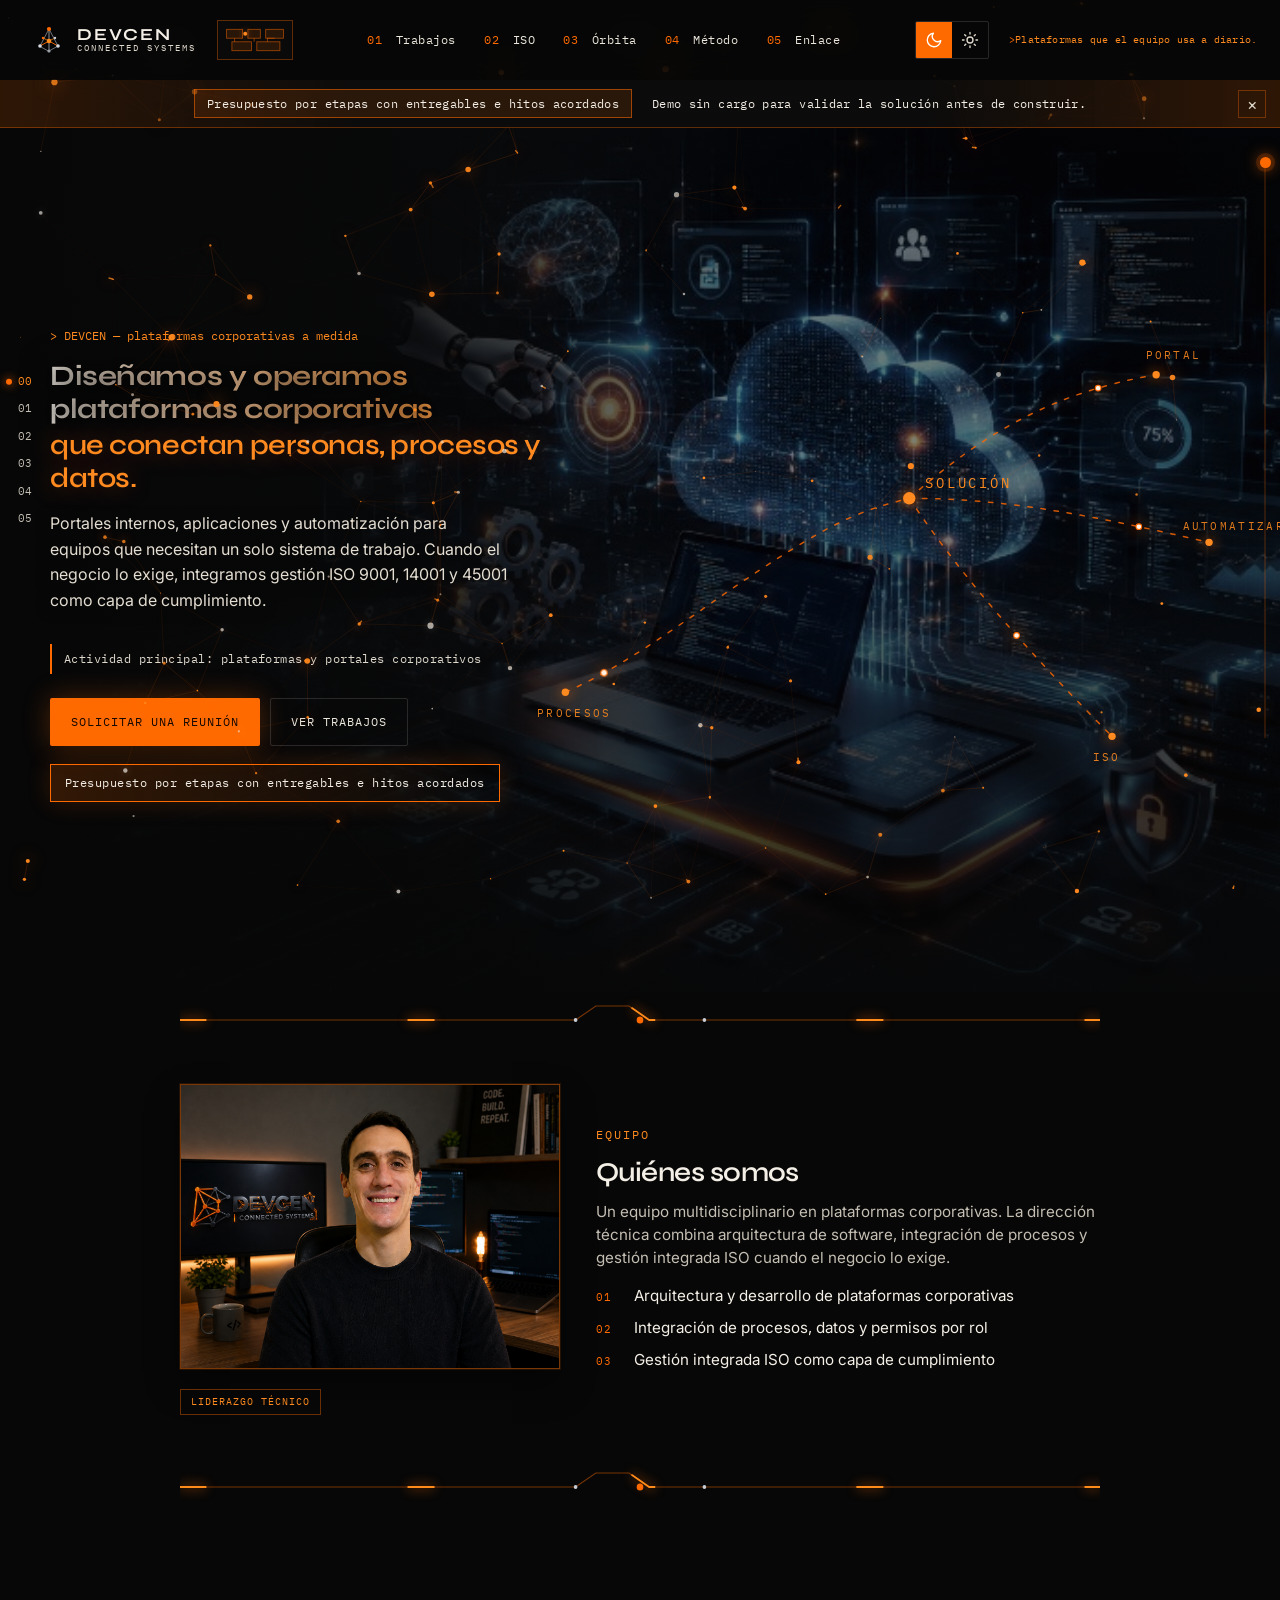
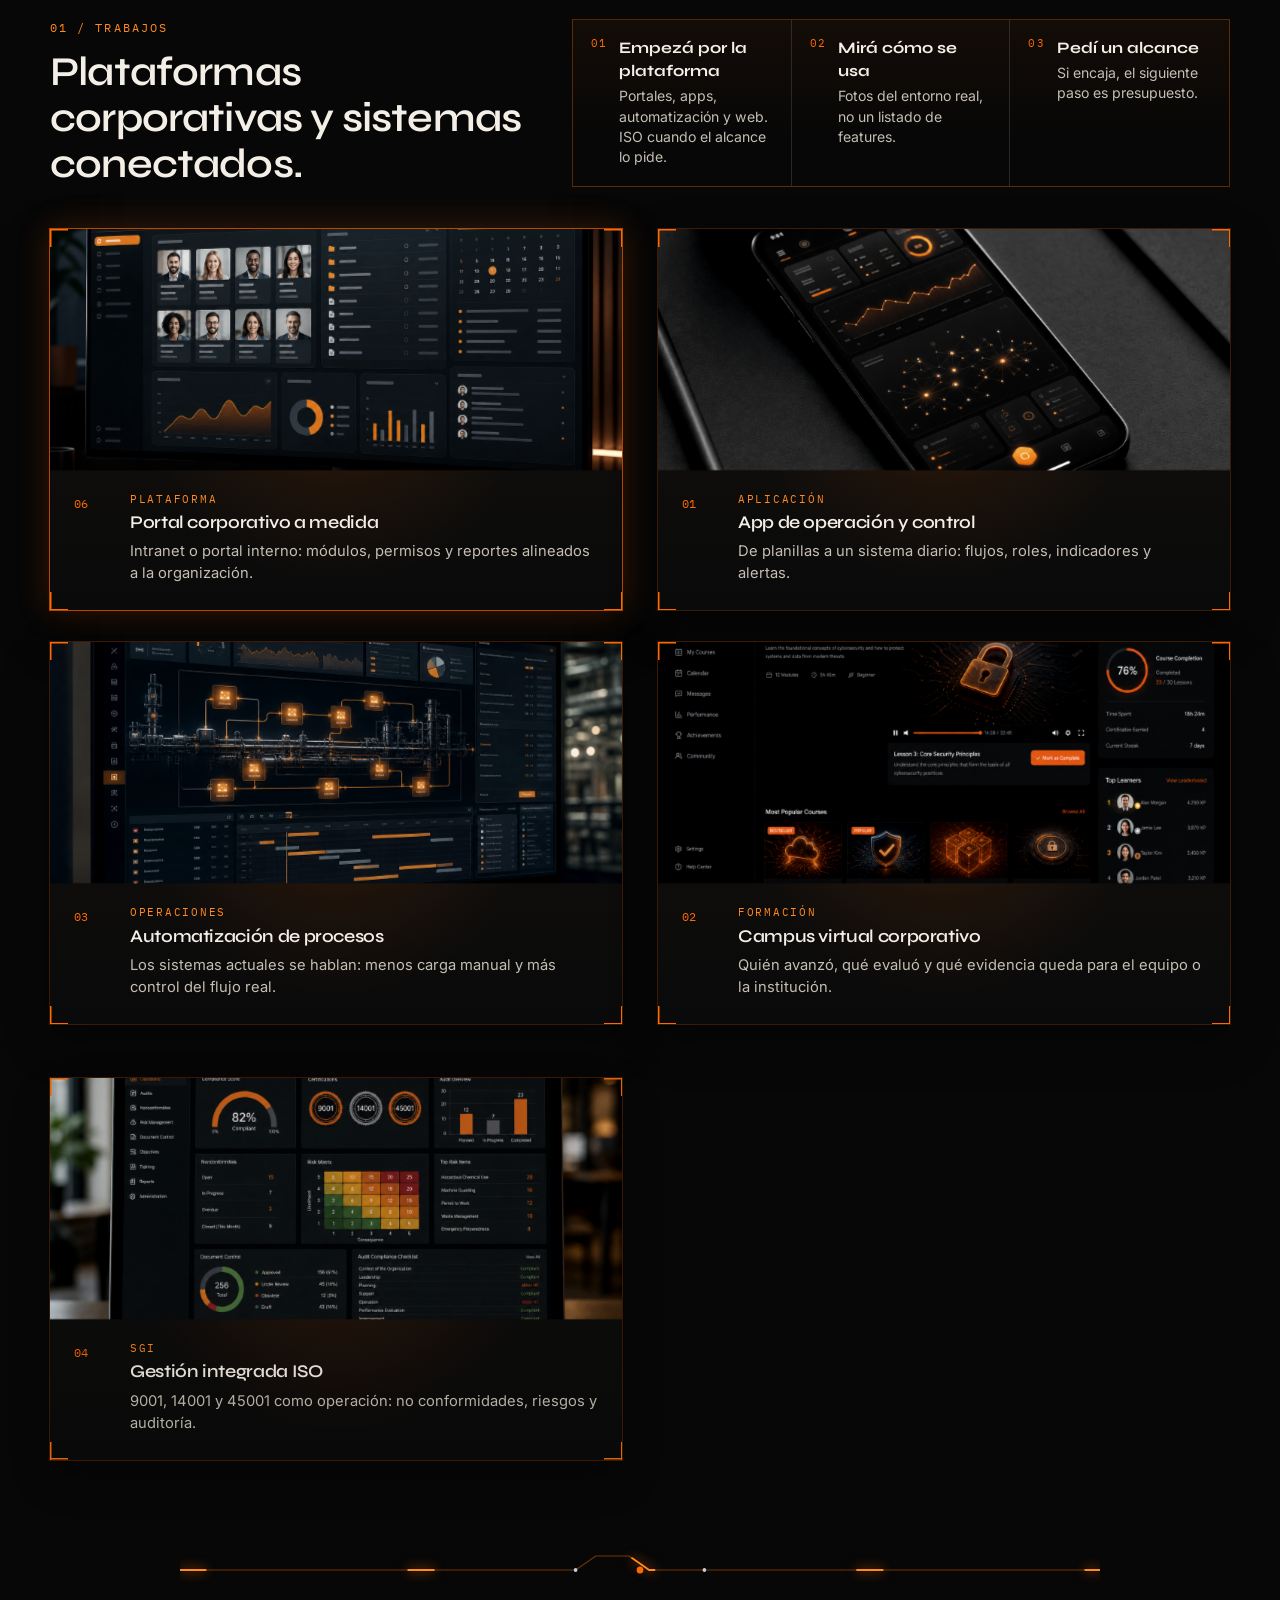
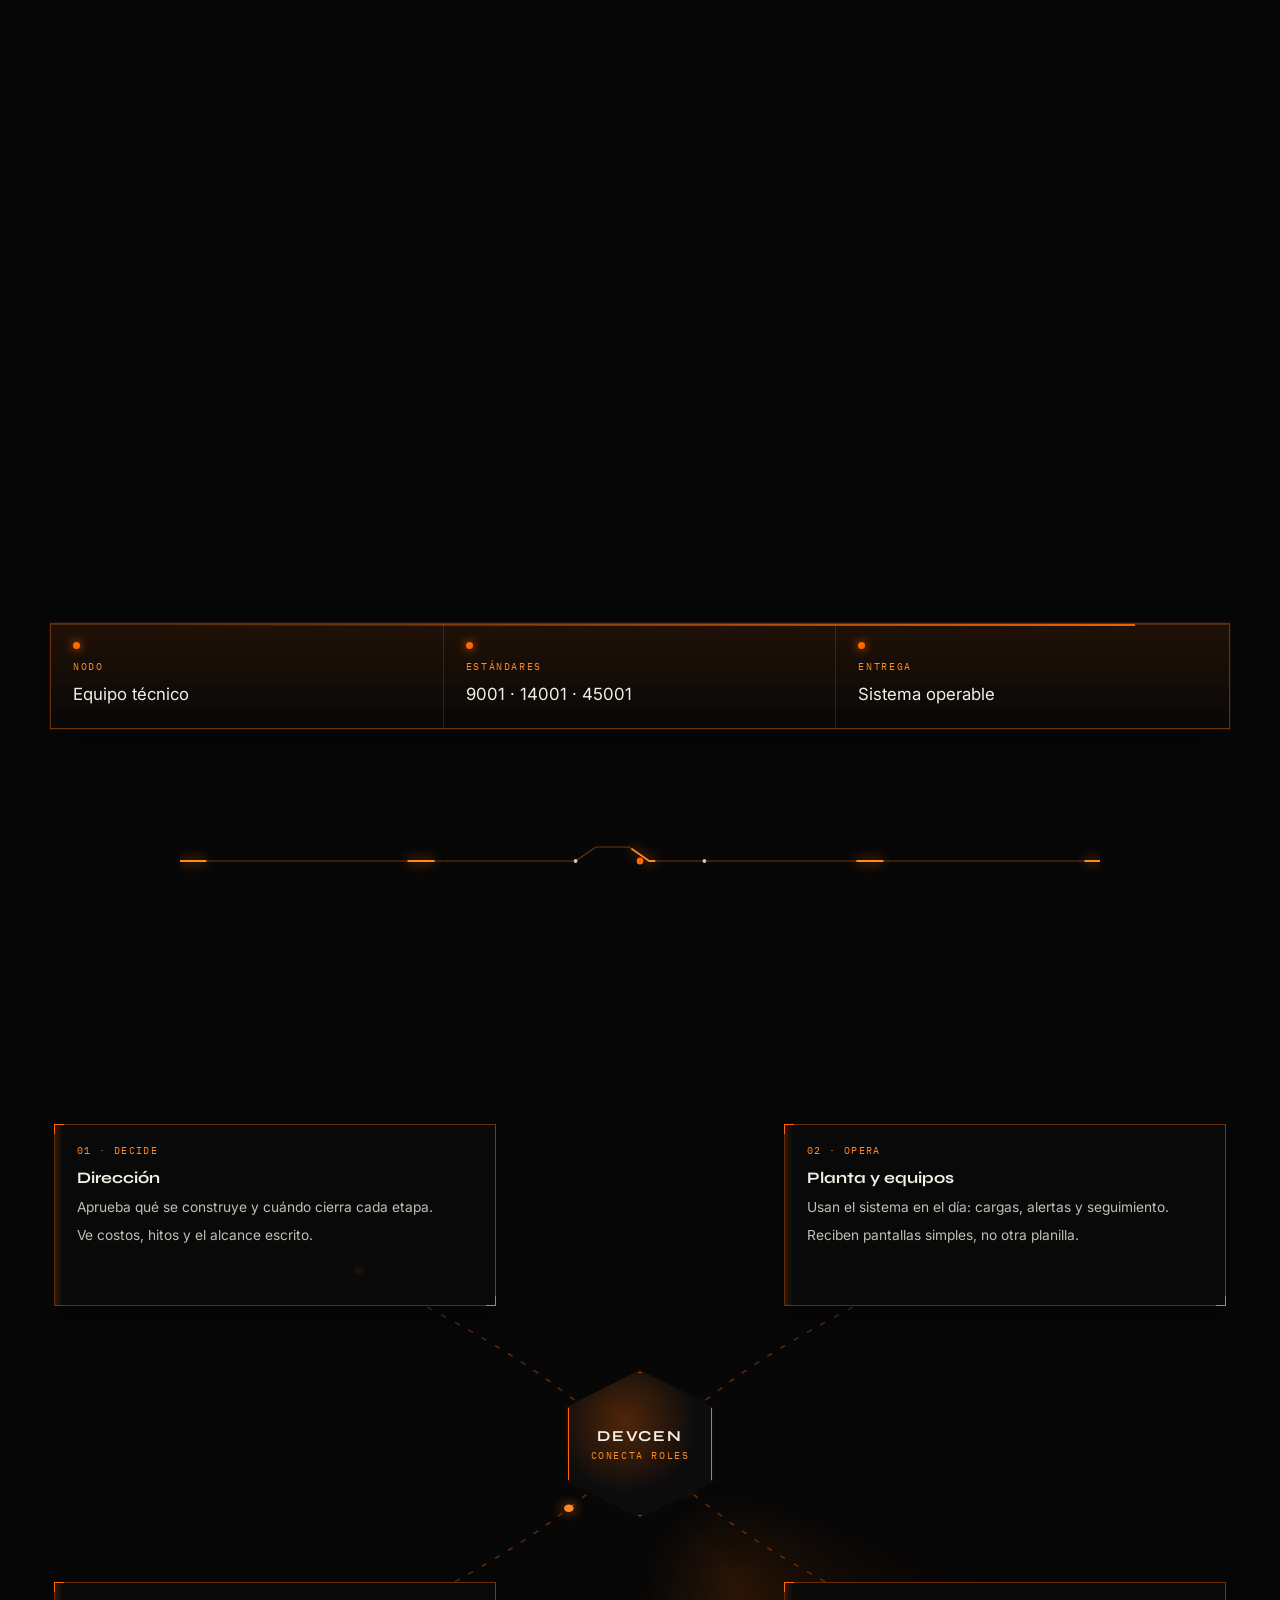
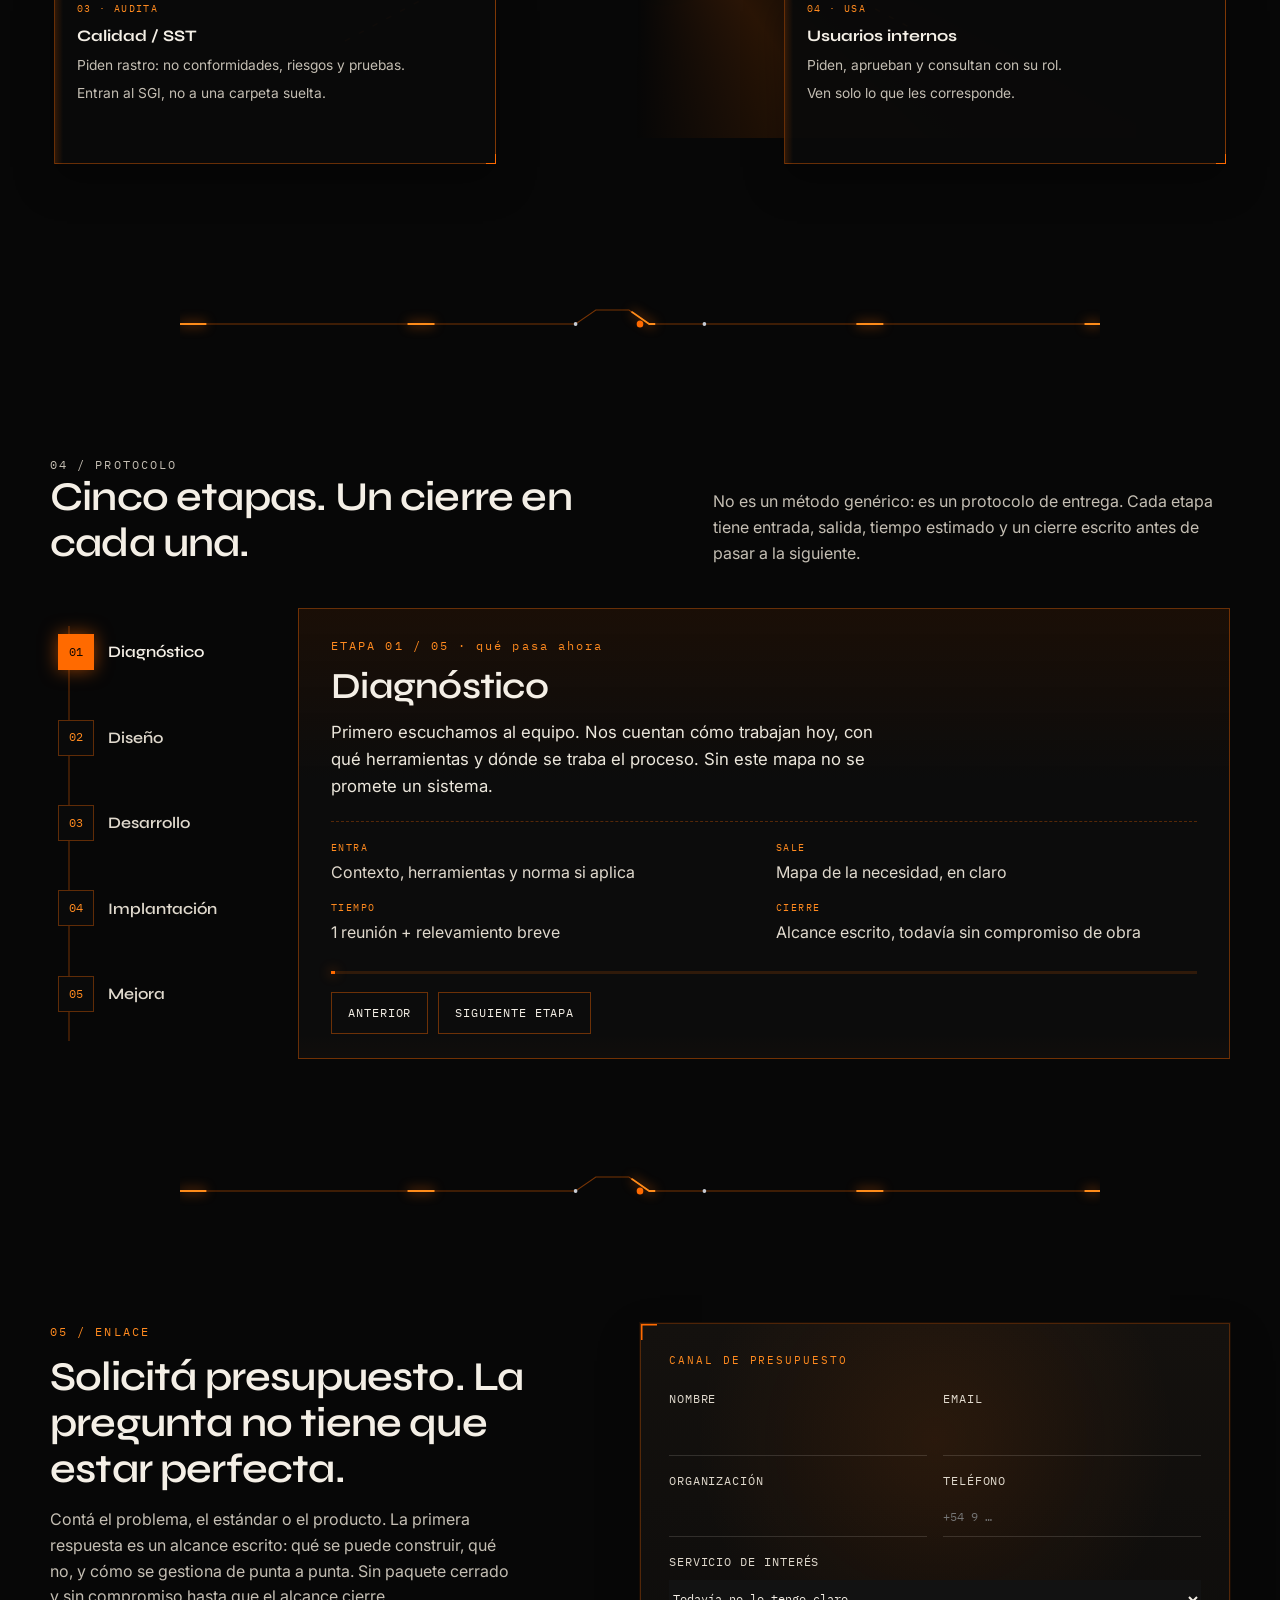
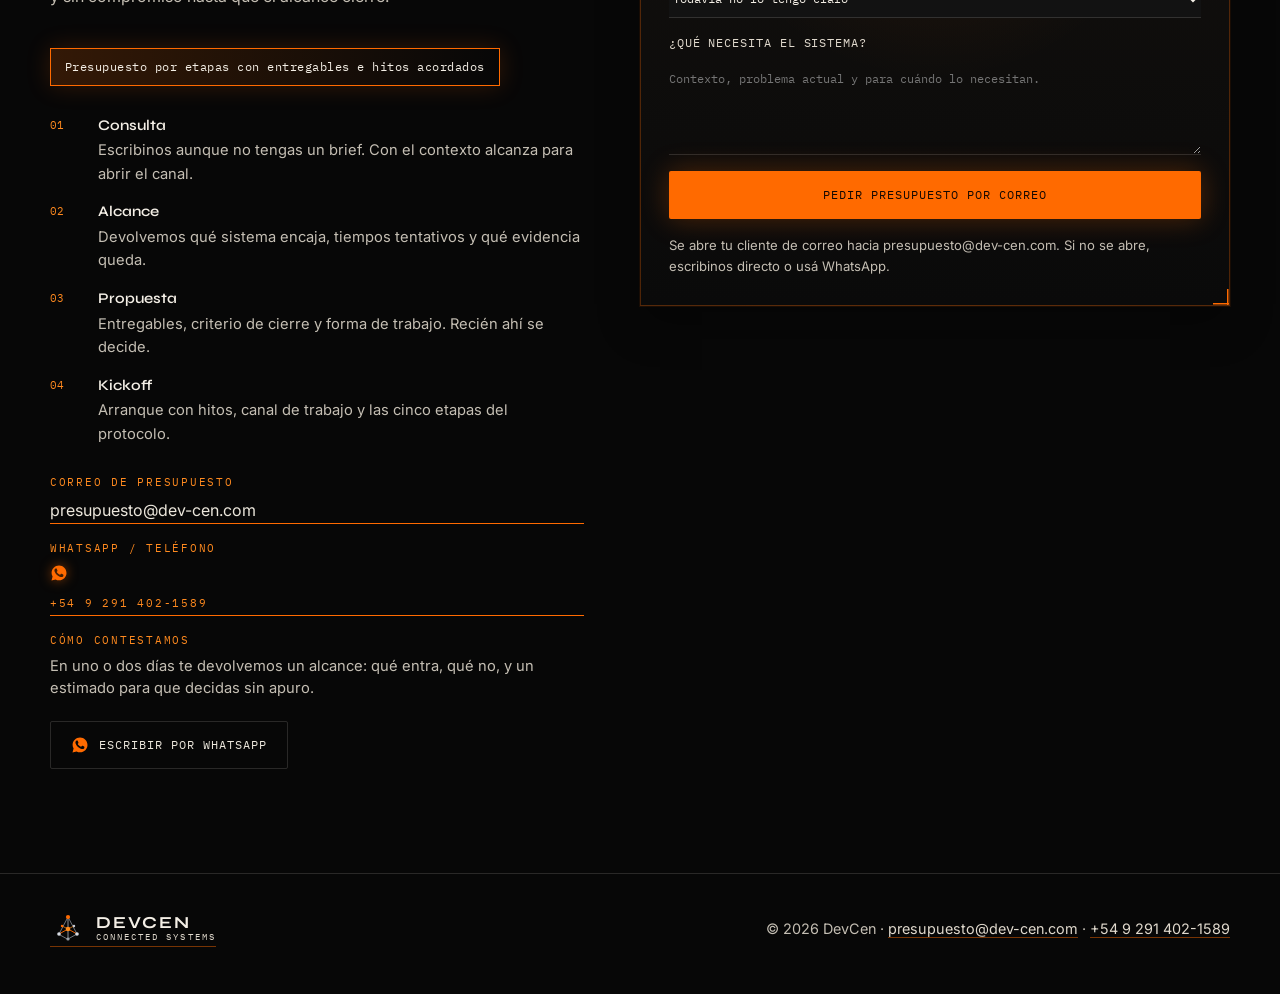
<file: index.html>
<!DOCTYPE html>
<html lang="es">
  <head>
    <meta charset="UTF-8" />
    <meta name="viewport" content="width=device-width, initial-scale=1.0" />
    <meta
      name="description"
      content="DevCen Connected Systems: desarrollo de aplicaciones, campus virtuales, automatización empresarial, páginas web, plataformas corporativas y sistemas de gestión integrada ISO 9001, 14001 y 45001."
    />
    <meta name="theme-color" content="#070707" />
    <link rel="canonical" href="https://www.dev-cen.com/" />
    <meta property="og:type" content="website" />
    <meta property="og:url" content="https://www.dev-cen.com/" />
    <meta property="og:title" content="DevCen Connected Systems" />
    <meta
      property="og:description"
      content="Software a medida, automatización y sistemas de gestión integrada ISO."
    />
    <meta property="og:image" content="https://www.dev-cen.com/assets/logo.jpg" />
    <meta property="og:image:alt" content="DevCen Connected Systems" />
    <meta name="twitter:card" content="summary_large_image" />
    <meta name="twitter:title" content="DevCen Connected Systems" />
    <meta name="twitter:description" content="Software a medida, automatización y sistemas de gestión integrada ISO." />
    <meta name="twitter:image" content="https://www.dev-cen.com/assets/logo.jpg" />
    <title>DevCen Connected Systems</title>
    <link rel="icon" type="image/svg+xml" href="assets/favicon.svg" />
    <link rel="preconnect" href="https://fonts.googleapis.com" />
    <link rel="preconnect" href="https://fonts.gstatic.com" crossorigin />
    <link
      href="https://fonts.googleapis.com/css2?family=IBM+Plex+Mono:wght@400;500&family=Inter:wght@400;500;600&family=Syne:wght@600;700;800&display=swap"
      rel="stylesheet"
    />
    <link rel="stylesheet" href="css/styles.css?v=3" />
    <script src="js/theme.js"></script>
  </head>
  <body>
    <div class="scroll-spine" aria-hidden="true">
      <span class="scroll-fill"></span>
      <i class="scroll-node"></i>
    </div>
    <a class="skip-link" href="#contenido">Saltar al contenido</a>

    <nav class="section-rail" aria-label="Índice de secciones">
      <a href="#inicio" data-rail="inicio">00</a>
      <a href="#proyectos" data-rail="proyectos">01</a>
      <a href="#iso" data-rail="iso">02</a>
      <a href="#orbita" data-rail="orbita">03</a>
      <a href="#metodo" data-rail="metodo">04</a>
      <a href="#contacto" data-rail="contacto">05</a>
    </nav>

    <header class="site-header" id="header">
      <div class="header-inner">
        <a class="brand" href="#inicio">
          <img class="brand-mark" src="assets/mark.svg" alt="" width="36" height="36" />
          <span class="brand-text">
            <strong>DEVCEN</strong>
            <small>CONNECTED SYSTEMS</small>
          </span>
        </a>
        <div class="nav-code" aria-hidden="true">
          <svg viewBox="0 0 72 36" fill="none">
            <rect class="code-block" x="4" y="6" width="18" height="10" />
            <rect class="code-block code-block-2" x="28" y="6" width="14" height="10" />
            <rect class="code-block code-block-3" x="48" y="6" width="20" height="10" />
            <rect class="code-block" x="10" y="20" width="22" height="10" />
            <rect class="code-block code-block-2" x="38" y="20" width="26" height="10" />
            <path class="code-wire" d="M13 16 V20" />
            <path class="code-wire" d="M35 16 V20" />
            <path class="code-wire" d="M58 16 H50 V20" />
            <circle class="code-dot" r="2.2" cx="13" cy="11">
              <animate attributeName="cx" values="13;35;58;49;21;13" dur="3.2s" repeatCount="indefinite" />
              <animate attributeName="cy" values="11;11;11;25;25;11" dur="3.2s" repeatCount="indefinite" />
            </circle>
          </svg>
        </div>
        <nav class="site-nav" id="site-nav" aria-label="Principal">
          <a href="#proyectos"><i>01</i> Trabajos</a>
          <a href="#iso"><i>02</i> ISO</a>
          <a href="#orbita"><i>03</i> Órbita</a>
          <a href="#metodo"><i>04</i> Método</a>
          <a href="#contacto"><i>05</i> Enlace</a>
        </nav>
        <div class="theme-switch theme-switch-desktop" role="group" aria-label="Tema visual">
          <button type="button" class="theme-switch-btn is-active" data-theme="dark" aria-pressed="true" aria-label="Tema oscuro" title="Tema oscuro">
            <svg class="theme-icon" viewBox="0 0 24 24" fill="none" aria-hidden="true">
              <path d="M21 12.79A9 9 0 1 1 11.21 3 7 7 0 0 0 21 12.79z" stroke="currentColor" stroke-width="1.8" stroke-linecap="round" stroke-linejoin="round" />
            </svg>
          </button>
          <button type="button" class="theme-switch-btn" data-theme="light" aria-pressed="false" aria-label="Tema claro" title="Tema claro">
            <svg class="theme-icon" viewBox="0 0 24 24" fill="none" aria-hidden="true">
              <circle cx="12" cy="12" r="4" stroke="currentColor" stroke-width="1.8" />
              <path d="M12 2v2M12 20v2M4.93 4.93l1.41 1.41M17.66 17.66l1.41 1.41M2 12h2M20 12h2M4.93 19.07l1.41-1.41M17.66 6.34l1.41-1.41" stroke="currentColor" stroke-width="1.8" stroke-linecap="round" />
            </svg>
          </button>
        </div>
        <p class="nav-ticker" aria-live="polite">
          <span id="nav-ticker"></span>
        </p>
        <div class="header-actions">
          <div class="theme-switch theme-switch-mobile" role="group" aria-label="Tema visual">
            <button type="button" class="theme-switch-btn is-active" data-theme="dark" aria-pressed="true" aria-label="Tema oscuro" title="Tema oscuro">
              <svg class="theme-icon" viewBox="0 0 24 24" fill="none" aria-hidden="true">
                <path d="M21 12.79A9 9 0 1 1 11.21 3 7 7 0 0 0 21 12.79z" stroke="currentColor" stroke-width="1.8" stroke-linecap="round" stroke-linejoin="round" />
              </svg>
            </button>
            <button type="button" class="theme-switch-btn" data-theme="light" aria-pressed="false" aria-label="Tema claro" title="Tema claro">
              <svg class="theme-icon" viewBox="0 0 24 24" fill="none" aria-hidden="true">
                <circle cx="12" cy="12" r="4" stroke="currentColor" stroke-width="1.8" />
                <path d="M12 2v2M12 20v2M4.93 4.93l1.41 1.41M17.66 17.66l1.41 1.41M2 12h2M20 12h2M4.93 19.07l1.41-1.41M17.66 6.34l1.41-1.41" stroke="currentColor" stroke-width="1.8" stroke-linecap="round" />
              </svg>
            </button>
          </div>
          <button
            class="nav-toggle"
            id="nav-toggle"
            type="button"
            aria-expanded="false"
            aria-controls="site-nav"
          >
            <span></span>
            <span></span>
            <span></span>
            <span class="sr-only">Abrir menú</span>
          </button>
        </div>
      </div>
    </header>

    <aside class="sticky-banner" id="sticky-banner">
      <div class="sticky-banner-inner">
        <p class="pay-motto">Presupuesto por etapas con entregables e hitos acordados</p>
        <p id="sticky-copy">Demo sin cargo para validar la solución antes de construir.</p>
      </div>
      <button type="button" class="sticky-close" id="sticky-close" aria-label="Cerrar aviso">×</button>
    </aside>

    <div class="nav-scrim" id="nav-scrim" hidden></div>

    <nav class="mobile-dock" aria-label="Navegación rápida">
      <a href="#inicio" data-rail="inicio"><span>00</span>Inicio</a>
      <a href="#proyectos" data-rail="proyectos"><span>01</span>Trabajos</a>
      <a href="#iso" data-rail="iso"><span>02</span>ISO</a>
      <a href="#orbita" data-rail="orbita"><span>03</span>Órbita</a>
      <a href="#metodo" data-rail="metodo"><span>04</span>Método</a>
      <a href="#contacto" data-rail="contacto"><span>05</span>Enlace</a>
    </nav>

    <main id="contenido">
      <section class="hero is-cover" id="inicio">
        <div class="hero-covers" aria-hidden="true">
          <div class="cover is-on">
            <img class="cover-photo" src="assets/hero5.png" alt="" />
            <div class="cover-wash"></div>
            <svg class="cortex" viewBox="0 0 900 640" fill="none" aria-hidden="true">
              <path class="syn" id="syn-in" d="M90 470 C180 430 260 360 360 300 C410 270 440 260 480 250" />
              <path class="syn" id="syn-code" d="M480 250 C560 180 640 130 760 110" />
              <path class="syn" id="syn-run" d="M480 250 C590 250 690 270 820 300" />
              <path class="syn" id="syn-iso" d="M480 250 C540 340 620 430 710 520" />
              <circle class="syn-node syn-hub" cx="480" cy="250" r="7" />
              <circle class="syn-node" cx="90" cy="470" r="4.2" />
              <circle class="syn-node" cx="760" cy="110" r="4.2" />
              <circle class="syn-node" cx="820" cy="300" r="4.2" />
              <circle class="syn-node" cx="710" cy="520" r="4.2" />
              <circle class="syn-pulse" r="3.6">
                <animateMotion dur="3.2s" repeatCount="indefinite" rotate="auto">
                  <mpath href="#syn-in" />
                </animateMotion>
              </circle>
              <circle class="syn-pulse" r="3.2">
                <animateMotion dur="4s" begin="0.4s" repeatCount="indefinite">
                  <mpath href="#syn-code" />
                </animateMotion>
              </circle>
              <circle class="syn-pulse" r="3.2">
                <animateMotion dur="3.6s" begin="0.8s" repeatCount="indefinite">
                  <mpath href="#syn-run" />
                </animateMotion>
              </circle>
              <circle class="syn-pulse" r="3.2">
                <animateMotion dur="4.4s" begin="1.1s" repeatCount="indefinite">
                  <mpath href="#syn-iso" />
                </animateMotion>
              </circle>
              <text class="syn-tag" x="58" y="498">PROCESOS</text>
              <text class="syn-tag syn-tag-hub" x="498" y="238">SOLUCIÓN</text>
              <text class="syn-tag" x="748" y="92">PORTAL</text>
              <text class="syn-tag" x="790" y="286">AUTOMATIZAR</text>
              <text class="syn-tag" x="688" y="548">ISO</text>
            </svg>
          </div>
        </div>

        <div class="container hero-stage hero-stage-solo">
          <div class="hero-copy">
            <p class="console-line" data-type="DEVCEN — plataformas corporativas a medida"></p>
            <h1 class="hero-axis">
              <span class="axis-line">Diseñamos y operamos plataformas corporativas</span>
              <span class="axis-sub">que conectan personas, procesos y datos.</span>
            </h1>
            <p class="lead">
              Portales internos, aplicaciones y automatización para equipos que
              necesitan un solo sistema de trabajo. Cuando el negocio lo exige,
              integramos gestión ISO 9001, 14001 y 45001 como capa de cumplimiento.
            </p>
            <p class="hero-focus">Actividad principal: plataformas y portales corporativos</p>
            <div class="hero-actions">
              <a class="btn btn-primary" href="#contacto">Solicitar una reunión</a>
              <a class="btn btn-ghost" href="#proyectos">Ver trabajos</a>
            </div>
            <p class="pay-ribbon">Presupuesto por etapas con entregables e hitos acordados</p>
          </div>
        </div>
      </section>

      <div class="circuit-break" aria-hidden="true"></div>

      <section class="section who-section team-section" id="quien">
        <div class="container who-strip">
          <figure class="who-lead">
            <img
              class="who-photo"
              src="assets/fotoperfil.png"
              alt="Líder técnico de DevCen en el puesto de trabajo, con el sistema en pantalla."
              width="1448"
              height="1086"
            />
            <figcaption class="team-pill">Liderazgo técnico</figcaption>
          </figure>
          <div>
            <p class="eyebrow">Equipo</p>
            <h2>Quiénes somos</h2>
            <p class="who-lead-copy">
              Un equipo multidisciplinario en plataformas corporativas. La dirección
              técnica combina arquitectura de software, integración de procesos y
              gestión integrada ISO cuando el negocio lo exige.
            </p>
            <ul class="who-creds">
              <li>
                <span>01</span>
                Arquitectura y desarrollo de plataformas corporativas
              </li>
              <li>
                <span>02</span>
                Integración de procesos, datos y permisos por rol
              </li>
              <li>
                <span>03</span>
                Gestión integrada ISO como capa de cumplimiento
              </li>
            </ul>
          </div>
        </div>
      </section>

      <div class="circuit-break" aria-hidden="true"></div>

      <section class="section" id="proyectos">
        <div class="container work-intro">
          <div>
            <p class="eyebrow">01 / Trabajos</p>
            <h2>Plataformas corporativas y sistemas conectados.</h2>
          </div>
          <ol class="work-cues">
            <li>
              <span>01</span>
              <div>
                <strong>Empezá por la plataforma</strong>
                Portales, apps, automatización y web. ISO cuando el alcance lo pide.
              </div>
            </li>
            <li>
              <span>02</span>
              <div>
                <strong>Mirá cómo se usa</strong>
                Fotos del entorno real, no un listado de features.
              </div>
            </li>
            <li>
              <span>03</span>
              <div>
                <strong>Pedí un alcance</strong>
                Si encaja, el siguiente paso es presupuesto.
              </div>
            </li>
          </ol>
        </div>
        <div class="container work-board">
          <button type="button" class="work-tile project-open" data-project="app">
            <img src="assets/projects/app.jpg" alt="Aplicación móvil empresarial con panel de control" />
            <div class="work-body">
              <span>01</span>
              <div>
                <p>Aplicación</p>
                <h3>App de operación y control</h3>
                <small>De planillas a un sistema diario: flujos, roles, indicadores y alertas.</small>
              </div>
            </div>
          </button>
          <button type="button" class="work-tile project-open" data-project="campus">
            <img src="assets/projects/campus.jpg" alt="Campus virtual con cursos y seguimiento" />
            <div class="work-body">
              <span>02</span>
              <div>
                <p>Formación</p>
                <h3>Campus virtual corporativo</h3>
                <small>Quién avanzó, qué evaluó y qué evidencia queda para el equipo o la institución.</small>
              </div>
            </div>
          </button>
          <button type="button" class="work-tile project-open" data-project="auto">
            <img src="assets/projects/automatizacion.jpg" alt="Tablero de automatización de procesos" />
            <div class="work-body">
              <span>03</span>
              <div>
                <p>Operaciones</p>
                <h3>Automatización de procesos</h3>
                <small>Los sistemas actuales se hablan: menos carga manual y más control del flujo real.</small>
              </div>
            </div>
          </button>
          <button type="button" class="work-tile project-open" data-project="iso">
            <img src="assets/projects/iso.jpg" alt="Sistema de gestión integrada ISO" />
            <div class="work-body">
              <span>04</span>
              <div>
                <p>SGI</p>
                <h3>Gestión integrada ISO</h3>
                <small>9001, 14001 y 45001 como operación: no conformidades, riesgos y auditoría.</small>
              </div>
            </div>
          </button>
          <button type="button" class="work-tile project-open" data-project="web">
            <img src="assets/projects/web.jpg" alt="Sitio web institucional" />
            <div class="work-body">
              <span>05</span>
              <div>
                <p>Web</p>
                <h3>Sitio institucional</h3>
                <small>Presencia que explica el valor, ordena la oferta y abre la conversación comercial.</small>
              </div>
            </div>
          </button>
          <button type="button" class="work-tile project-open" data-project="plataforma">
            <img src="assets/projects/plataforma.jpg" alt="Plataforma corporativa a medida" />
            <div class="work-body">
              <span>06</span>
              <div>
                <p>Plataforma</p>
                <h3>Portal corporativo a medida</h3>
                <small>Intranet o portal interno: módulos, permisos y reportes alineados a la organización.</small>
              </div>
            </div>
          </button>
        </div>
      </section>

      <div class="circuit-break" aria-hidden="true"></div>

      <section class="section iso-section" id="iso">
        <div class="container iso-layout">
          <div>
            <p class="eyebrow">02 / Complemento ISO</p>
            <h2>Cumplimiento integrado, cuando el negocio lo pide.</h2>
            <p class="lead">
              No somos una consultora de certificación. Construimos la plataforma
              donde vive la operación; <strong>ISO 9001, 14001 y 45001</strong> se
              integran como evidencia y trazabilidad cuando el alcance lo incluye.
            </p>
          </div>
          <div class="iso-graph">
            <svg class="iso-svg" viewBox="0 0 420 320" role="img" aria-label="Grafo ISO 9001, 14001 y 45001">
              <line class="iso-edge" x1="210" y1="58" x2="78" y2="250" />
              <line class="iso-edge" x1="210" y1="58" x2="342" y2="250" />
              <line class="iso-edge" x1="78" y1="250" x2="342" y2="250" />
              <line class="iso-edge" x1="210" y1="58" x2="210" y2="168" />
              <line class="iso-edge" x1="78" y1="250" x2="210" y2="168" />
              <line class="iso-edge" x1="342" y1="250" x2="210" y2="168" />
              <circle class="iso-dot core" cx="210" cy="58" r="10" />
              <circle class="iso-dot" cx="78" cy="250" r="8" />
              <circle class="iso-dot" cx="342" cy="250" r="8" />
              <circle class="iso-dot mid" cx="210" cy="168" r="6" />
            </svg>
            <div class="iso-node n9001">
              <strong>9001</strong>
              <span>Calidad</span>
            </div>
            <div class="iso-node n14001">
              <strong>14001</strong>
              <span>Ambiente</span>
            </div>
            <div class="iso-node n45001">
              <strong>45001</strong>
              <span>SST</span>
            </div>
          </div>
        </div>
        <div class="container">
          <dl class="spec-bar">
            <div data-anchor="nodo">
              <i></i>
              <dt>Nodo</dt>
              <dd>Equipo técnico</dd>
            </div>
            <div data-anchor="iso">
              <i></i>
              <dt>Estándares</dt>
              <dd>9001 · 14001 · 45001</dd>
            </div>
            <div data-anchor="entrega">
              <i></i>
              <dt>Entrega</dt>
              <dd>Sistema operable</dd>
            </div>
          </dl>
        </div>
      </section>

      <div class="circuit-break" aria-hidden="true"></div>

      <section class="section orbit-section" id="orbita">
        <div class="container split-head">
          <div>
            <p class="eyebrow">03 / Órbita</p>
            <h2>Quién entra en el sistema.</h2>
          </div>
          <p>
            No es otra lista de productos. Es el mapa de personas que el
            sistema tiene que sostener: quién decide, quién opera, quién
            audita y quién usa. Distinto al grafo de normas.
          </p>
        </div>
        <div class="container orbit-stage">
          <div class="orbit-scan" aria-hidden="true"></div>
          <svg class="orbit-links" viewBox="0 0 1000 720" preserveAspectRatio="none" aria-hidden="true">
            <path d="M250 160 C400 260 400 260 500 360" />
            <path d="M750 160 C600 260 600 260 500 360" />
            <path d="M250 560 C400 460 400 460 500 360" />
            <path d="M750 560 C600 460 600 460 500 360" />
            <circle class="orbit-packet" r="4">
              <animateMotion dur="3.4s" repeatCount="indefinite" path="M250 160 C400 260 400 260 500 360" />
            </circle>
            <circle class="orbit-packet" r="4">
              <animateMotion dur="3.8s" begin="0.5s" repeatCount="indefinite" path="M750 160 C600 260 600 260 500 360" />
            </circle>
            <circle class="orbit-packet" r="4">
              <animateMotion dur="3.6s" begin="0.9s" repeatCount="indefinite" path="M250 560 C400 460 400 460 500 360" />
            </circle>
            <circle class="orbit-packet" r="4">
              <animateMotion dur="4s" begin="0.2s" repeatCount="indefinite" path="M750 560 C600 460 600 460 500 360" />
            </circle>
          </svg>
          <article class="sat sat-n">
            <em>01 · Decide</em>
            <b>Dirección</b>
            <p>Aprueba qué se construye y cuándo cierra cada etapa.</p>
            <small>Ve costos, hitos y el alcance escrito.</small>
          </article>
          <article class="sat sat-e">
            <em>02 · Opera</em>
            <b>Planta y equipos</b>
            <p>Usan el sistema en el día: cargas, alertas y seguimiento.</p>
            <small>Reciben pantallas simples, no otra planilla.</small>
          </article>
          <div class="orbit-core">
            <strong>DEVCEN</strong>
            <span>Conecta roles</span>
          </div>
          <article class="sat sat-w">
            <em>03 · Audita</em>
            <b>Calidad / SST</b>
            <p>Piden rastro: no conformidades, riesgos y pruebas.</p>
            <small>Entran al SGI, no a una carpeta suelta.</small>
          </article>
          <article class="sat sat-s">
            <em>04 · Usa</em>
            <b>Usuarios internos</b>
            <p>Piden, aprueban y consultan con su rol.</p>
            <small>Ven solo lo que les corresponde.</small>
          </article>
        </div>
      </section>

      <div class="circuit-break" aria-hidden="true"></div>

      <section class="section method-section" id="metodo">
        <div class="container split-head">
          <div>
            <p class="eyebrow">04 / Protocolo</p>
            <h2>Cinco etapas. Un cierre en cada una.</h2>
          </div>
          <p>
            No es un método genérico: es un protocolo de entrega. Cada etapa
            tiene entrada, salida, tiempo estimado y un cierre escrito antes
            de pasar a la siguiente.
          </p>
        </div>
        <div class="container">
          <div class="proto-player" id="proto-player">
            <ol class="proto-rail" id="proto-rail"></ol>
            <div class="proto-screen">
              <p class="proto-kicker" id="proto-kicker">ETAPA 01 / 05</p>
              <h3 id="proto-title">Diagnóstico</h3>
              <p class="proto-plain" id="proto-plain"></p>
              <dl class="proto-facts" id="proto-facts"></dl>
              <div class="proto-meter" aria-hidden="true"><i id="proto-fill"></i></div>
              <div class="proto-controls">
                <button type="button" id="proto-prev">Anterior</button>
                <button type="button" id="proto-next">Siguiente etapa</button>
              </div>
            </div>
          </div>
        </div>
      </section>

      <div class="circuit-break" aria-hidden="true"></div>

      <section class="section contact-section" id="contacto">
        <div class="container contact-layout">
          <div>
            <p class="eyebrow">05 / Enlace</p>
            <h2>Solicitá presupuesto. La pregunta no tiene que estar perfecta.</h2>
            <p class="lead">
              Contá el problema, el estándar o el producto. La primera respuesta
              es un alcance escrito: qué se puede construir, qué no, y cómo se
              gestiona de punta a punta. Sin paquete cerrado y sin compromiso
              hasta que el alcance cierre.
            </p>
            <p class="pay-callout">Presupuesto por etapas con entregables e hitos acordados</p>
            <ol class="enlace-flow">
              <li>
                <span>01</span>
                <div>
                  <strong>Consulta</strong>
                  Escribinos aunque no tengas un brief. Con el contexto alcanza para abrir el canal.
                </div>
              </li>
              <li>
                <span>02</span>
                <div>
                  <strong>Alcance</strong>
                  Devolvemos qué sistema encaja, tiempos tentativos y qué evidencia queda.
                </div>
              </li>
              <li>
                <span>03</span>
                <div>
                  <strong>Propuesta</strong>
                  Entregables, criterio de cierre y forma de trabajo. Recién ahí se decide.
                </div>
              </li>
              <li>
                <span>04</span>
                <div>
                  <strong>Kickoff</strong>
                  Arranque con hitos, canal de trabajo y las cinco etapas del protocolo.
                </div>
              </li>
            </ol>
            <ul class="contact-facts">
              <li class="contact-fact contact-fact-email">
                <span class="contact-fact-label">Correo de presupuesto</span>
                <a class="contact-fact-value" href="mailto:presupuesto@dev-cen.com">presupuesto@dev-cen.com</a>
              </li>
              <li class="contact-fact contact-fact-phone">
                <span class="contact-fact-label">WhatsApp / teléfono</span>
                <a class="contact-fact-value wa-line" href="https://wa.me/5492914021589">
                  <svg class="wa-mark" viewBox="0 0 24 24" aria-hidden="true">
                    <path d="M12.04 2c-5.46 0-9.91 4.4-9.91 9.82 0 1.73.46 3.43 1.33 4.93L2 22l5.42-1.42a10.1 10.1 0 0 0 4.62 1.12h.04c5.46 0 9.91-4.4 9.91-9.82C21.99 6.4 17.5 2 12.04 2zm5.89 13.94c-.25.7-1.45 1.28-2.01 1.36-.51.07-1.16.13-1.87-.12-.43-.15-1-.32-1.73-.63-3.05-1.32-5.04-4.4-5.19-4.6-.15-.2-1.23-1.64-1.23-3.13 0-1.49.78-2.22 1.06-2.52.27-.3.6-.37.8-.37.2 0 .39 0 .56.01.18.01.42-.07.66.5.25.58.85 2.07.92 2.22.07.15.12.32.02.52-.1.2-.15.32-.3.5-.15.17-.31.39-.44.52-.15.15-.3.31-.13.6.17.3.76 1.25 1.63 2.03 1.12 1 2.07 1.32 2.36 1.47.3.15.46.13.64-.08.17-.2.75-.87.95-1.17.2-.3.4-.25.66-.15.27.1 1.71.8 2 .95.3.15.5.22.57.34.07.13.07.73-.18 1.43z"/>
                  </svg>
                  <span class="wa-number">+54 9 291 402-1589</span>
                </a>
              </li>
              <li class="contact-fact contact-fact-reply">
                <span class="contact-fact-label">Cómo contestamos</span>
                <p class="contact-fact-copy">En uno o dos días te devolvemos un alcance: qué entra, qué no, y un estimado para que decidas sin apuro.</p>
              </li>
            </ul>
            <a
              class="btn btn-ghost contact-wa"
              href="https://wa.me/5492914021589?text=Hola%20DevCen%2C%20quiero%20consultar%20un%20presupuesto."
            >
              <svg class="wa-mark" viewBox="0 0 24 24" aria-hidden="true">
                <path d="M12.04 2c-5.46 0-9.91 4.4-9.91 9.82 0 1.73.46 3.43 1.33 4.93L2 22l5.42-1.42a10.1 10.1 0 0 0 4.62 1.12h.04c5.46 0 9.91-4.4 9.91-9.82C21.99 6.4 17.5 2 12.04 2zm5.89 13.94c-.25.7-1.45 1.28-2.01 1.36-.51.07-1.16.13-1.87-.12-.43-.15-1-.32-1.73-.63-3.05-1.32-5.04-4.4-5.19-4.6-.15-.2-1.23-1.64-1.23-3.13 0-1.49.78-2.22 1.06-2.52.27-.3.6-.37.8-.37.2 0 .39 0 .56.01.18.01.42-.07.66.5.25.58.85 2.07.92 2.22.07.15.12.32.02.52-.1.2-.15.32-.3.5-.15.17-.31.39-.44.52-.15.15-.3.31-.13.6.17.3.76 1.25 1.63 2.03 1.12 1 2.07 1.32 2.36 1.47.3.15.46.13.64-.08.17-.2.75-.87.95-1.17.2-.3.4-.25.66-.15.27.1 1.71.8 2 .95.3.15.5.22.57.34.07.13.07.73-.18 1.43z"/>
              </svg>
              Escribir por WhatsApp
            </a>
          </div>
          <form class="contact-form" id="contact-form" novalidate>
            <p class="form-kicker">Canal de presupuesto</p>
            <label>
              Nombre
              <input name="nombre" type="text" autocomplete="name" required />
            </label>
            <label>
              Email
              <input name="email" type="email" autocomplete="email" required />
            </label>
            <label>
              Organización
              <input name="organizacion" type="text" autocomplete="organization" />
            </label>
            <label>
              Teléfono
              <input name="telefono" type="tel" autocomplete="tel" placeholder="+54 9 …" />
            </label>
            <label class="full">
              Servicio de interés
              <select name="servicio">
                <option value="">Todavía no lo tengo claro</option>
                <option>Creación de aplicaciones</option>
                <option>Campus virtuales</option>
                <option>Automatización para empresas</option>
                <option>Sistemas de gestión integrada ISO</option>
                <option>Páginas web</option>
                <option>Plataformas corporativas</option>
              </select>
            </label>
            <label class="full">
              ¿Qué necesita el sistema?
              <textarea name="mensaje" rows="4" required placeholder="Contexto, problema actual y para cuándo lo necesitan."></textarea>
            </label>
            <button class="btn btn-primary full" type="submit">Pedir presupuesto por correo</button>
            <p class="form-hint">Se abre tu cliente de correo hacia presupuesto@dev-cen.com. Si no se abre, escribinos directo o usá WhatsApp.</p>
            <p class="form-note" id="form-note" hidden></p>
          </form>
        </div>
      </section>
    </main>

    <footer class="site-footer">
      <div class="container footer-inner">
        <a class="brand" href="#inicio">
          <img class="brand-mark" src="assets/mark.svg" alt="" width="32" height="32" />
          <span class="brand-text">
            <strong>DEVCEN</strong>
            <small>CONNECTED SYSTEMS</small>
          </span>
        </a>
        <p>
          © <span id="year"></span> DevCen ·
          <a href="mailto:presupuesto@dev-cen.com">presupuesto@dev-cen.com</a>
          ·
          <a href="https://wa.me/5492914021589">+54 9 291 402-1589</a>
        </p>
      </div>
    </footer>

    <dialog class="project-dialog" id="project-dialog" aria-labelledby="dialog-title">
      <form method="dialog">
        <button class="dialog-close" type="submit" id="dialog-close" aria-label="Cerrar">×</button>
      </form>
      <div class="slide-stage">
        <img id="dialog-image" alt="" />
        <button type="button" class="slide-nav prev" id="slide-prev" aria-label="Foto anterior">‹</button>
        <button type="button" class="slide-nav next" id="slide-next" aria-label="Foto siguiente">›</button>
        <p class="slide-caption" id="slide-caption"></p>
        <div class="slide-dots" id="slide-dots"></div>
      </div>
      <div class="dialog-body">
        <p class="eyebrow" id="dialog-kicker"></p>
        <h2 id="dialog-title"></h2>
        <p id="dialog-text"></p>
      </div>
    </dialog>

    <canvas id="spark-canvas" aria-hidden="true"></canvas>
    <script src="js/main.js"></script>
  </body>
</html>
</file>
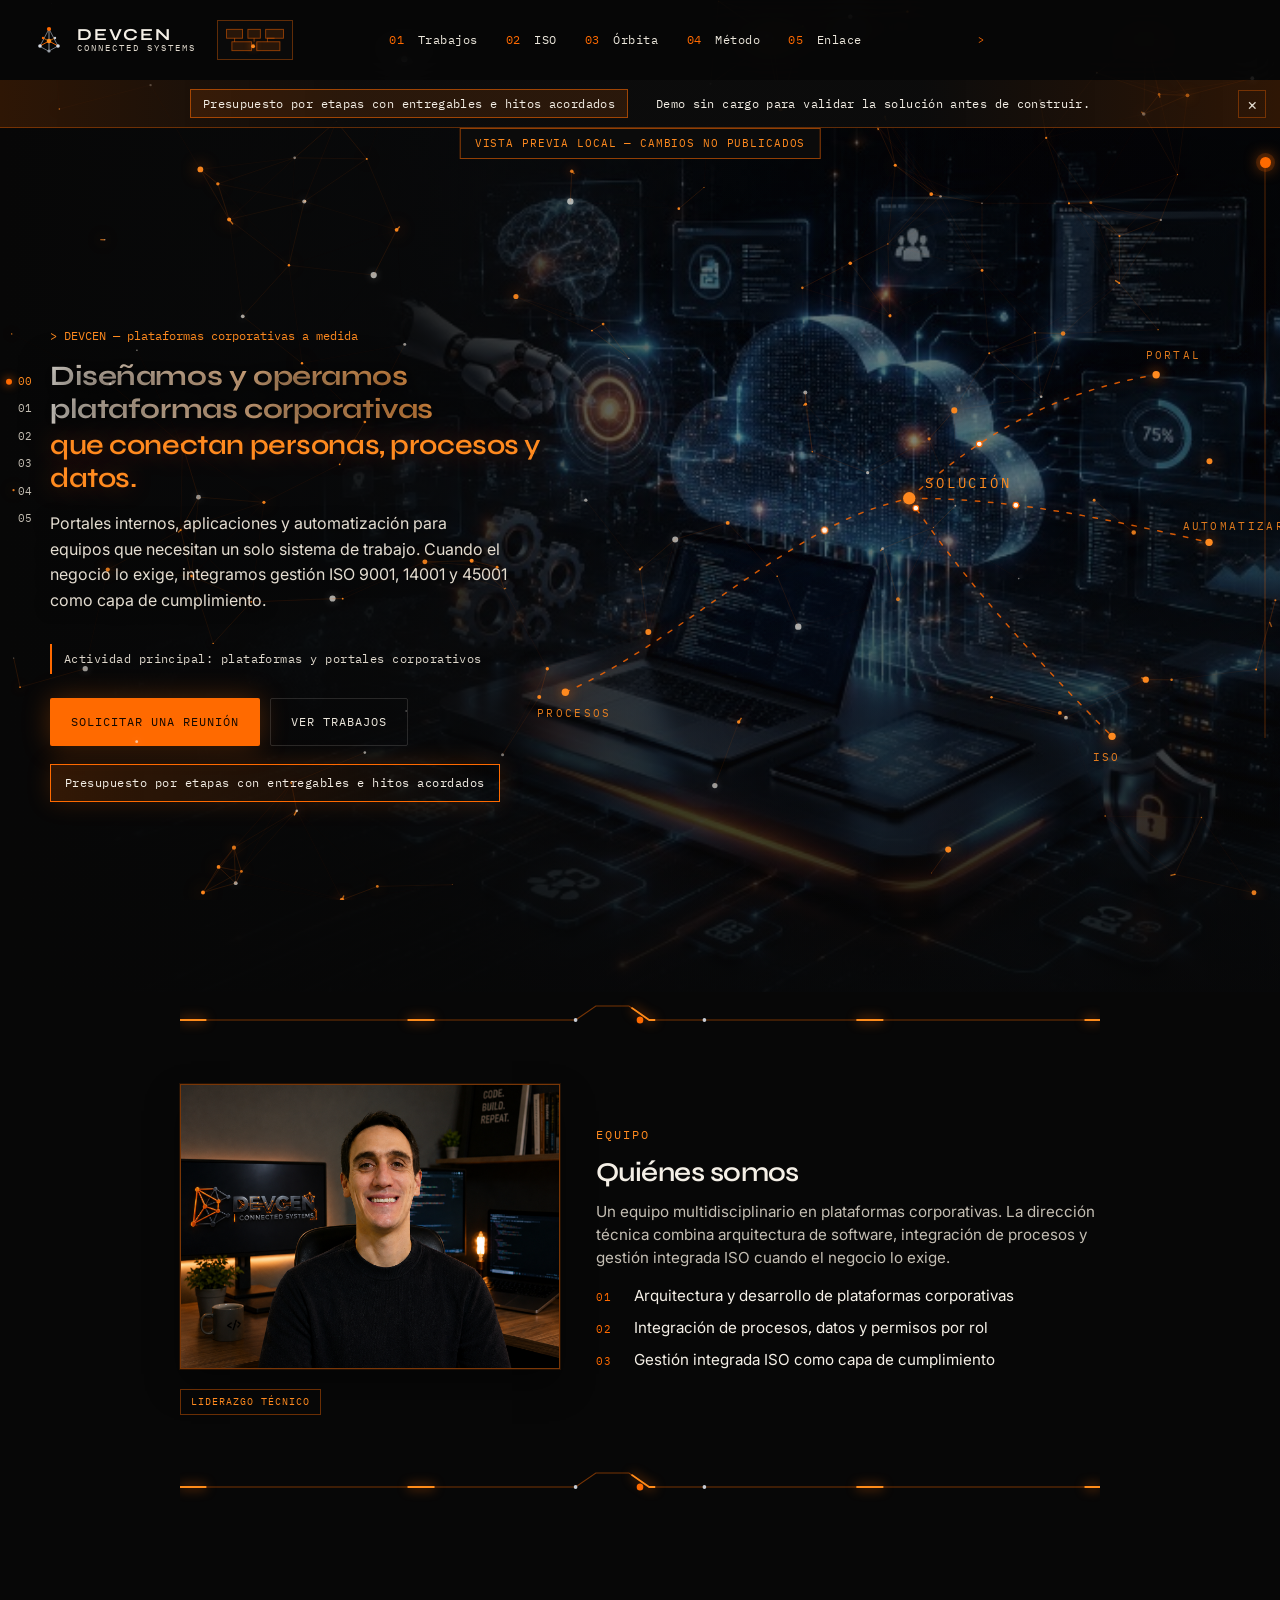
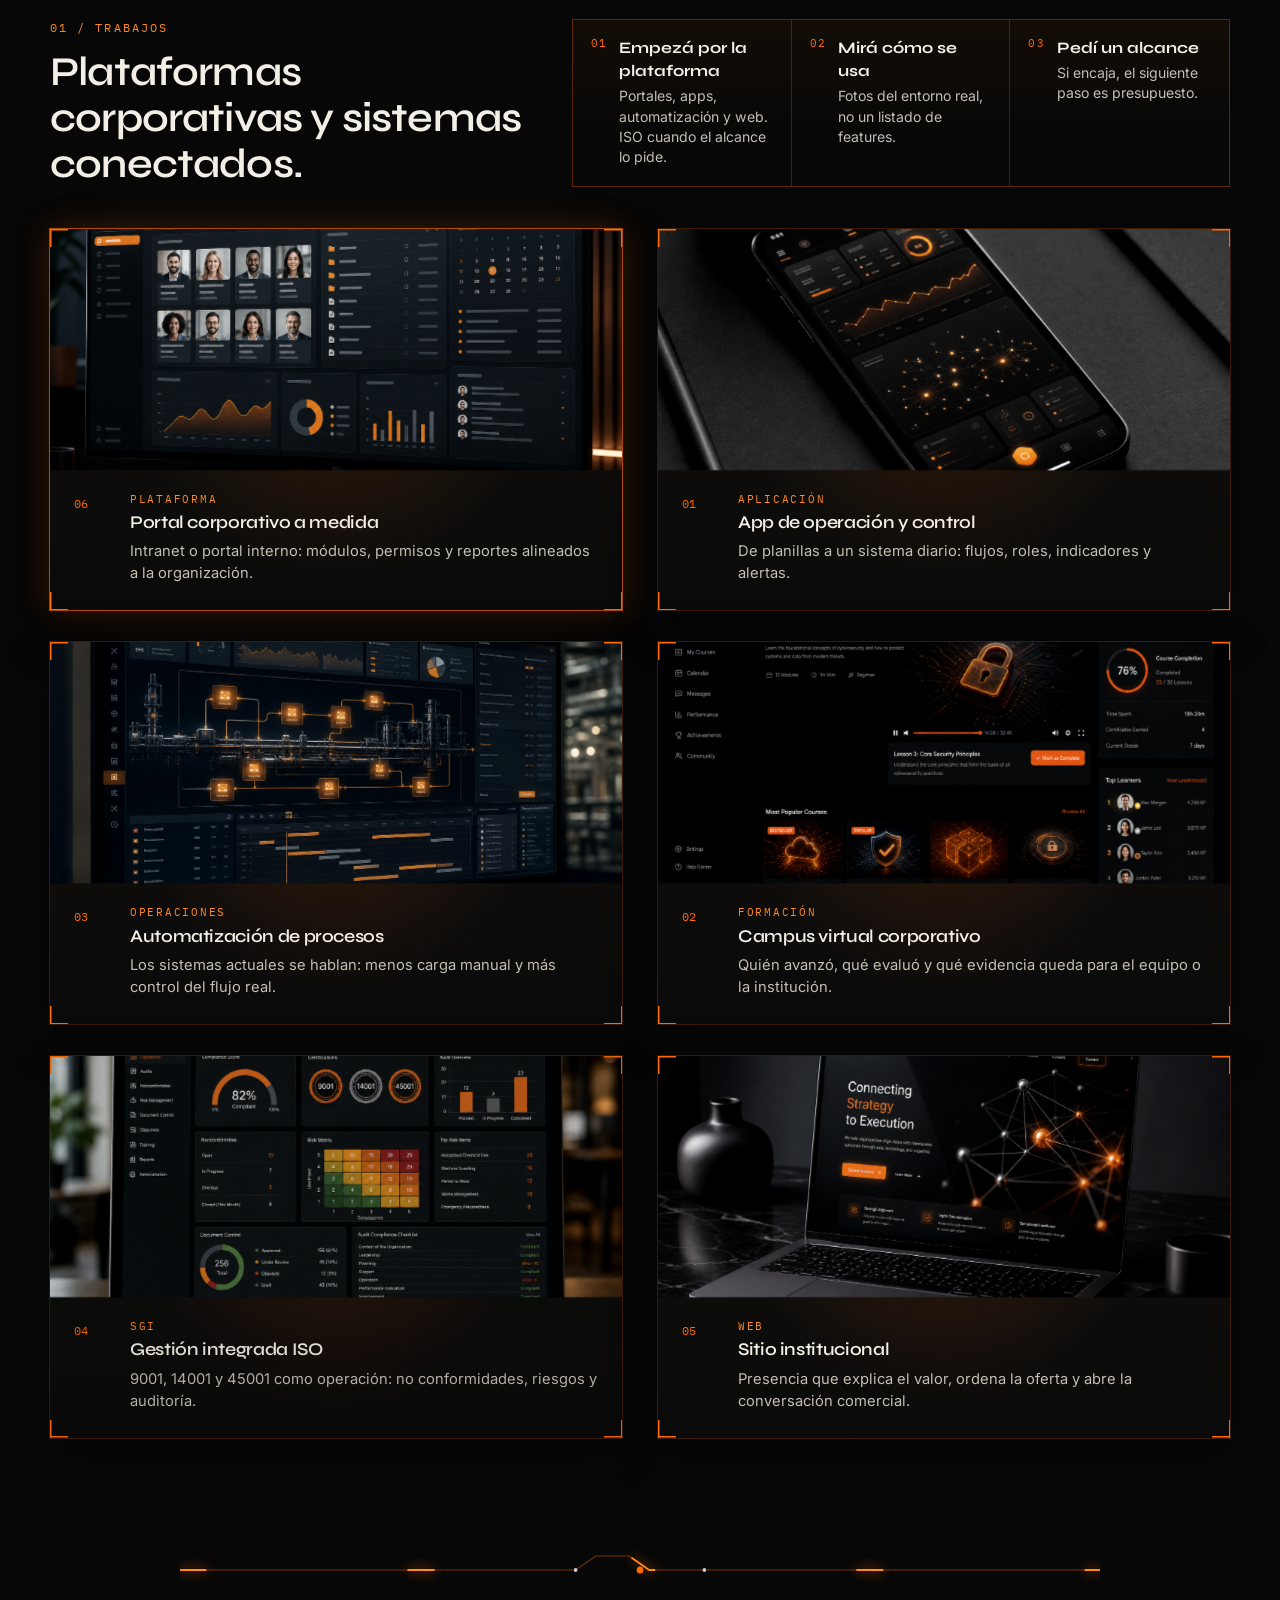
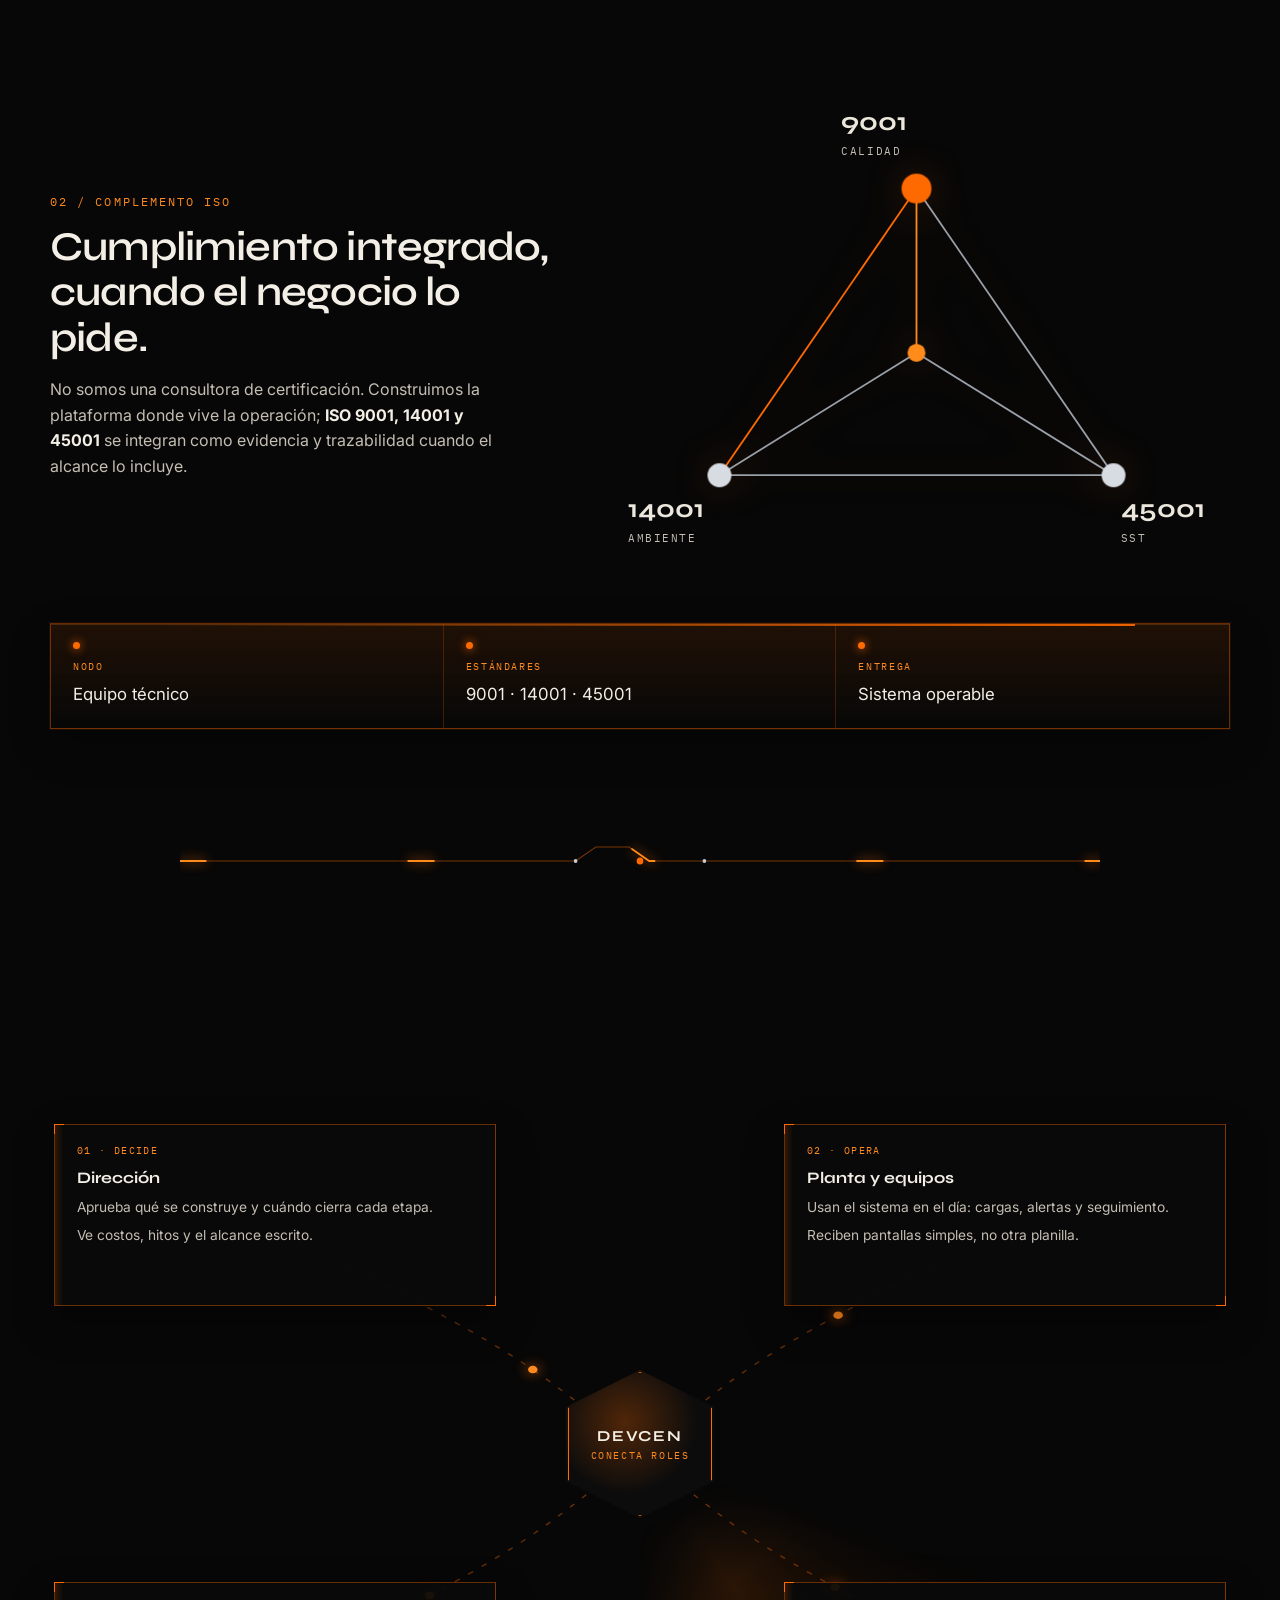
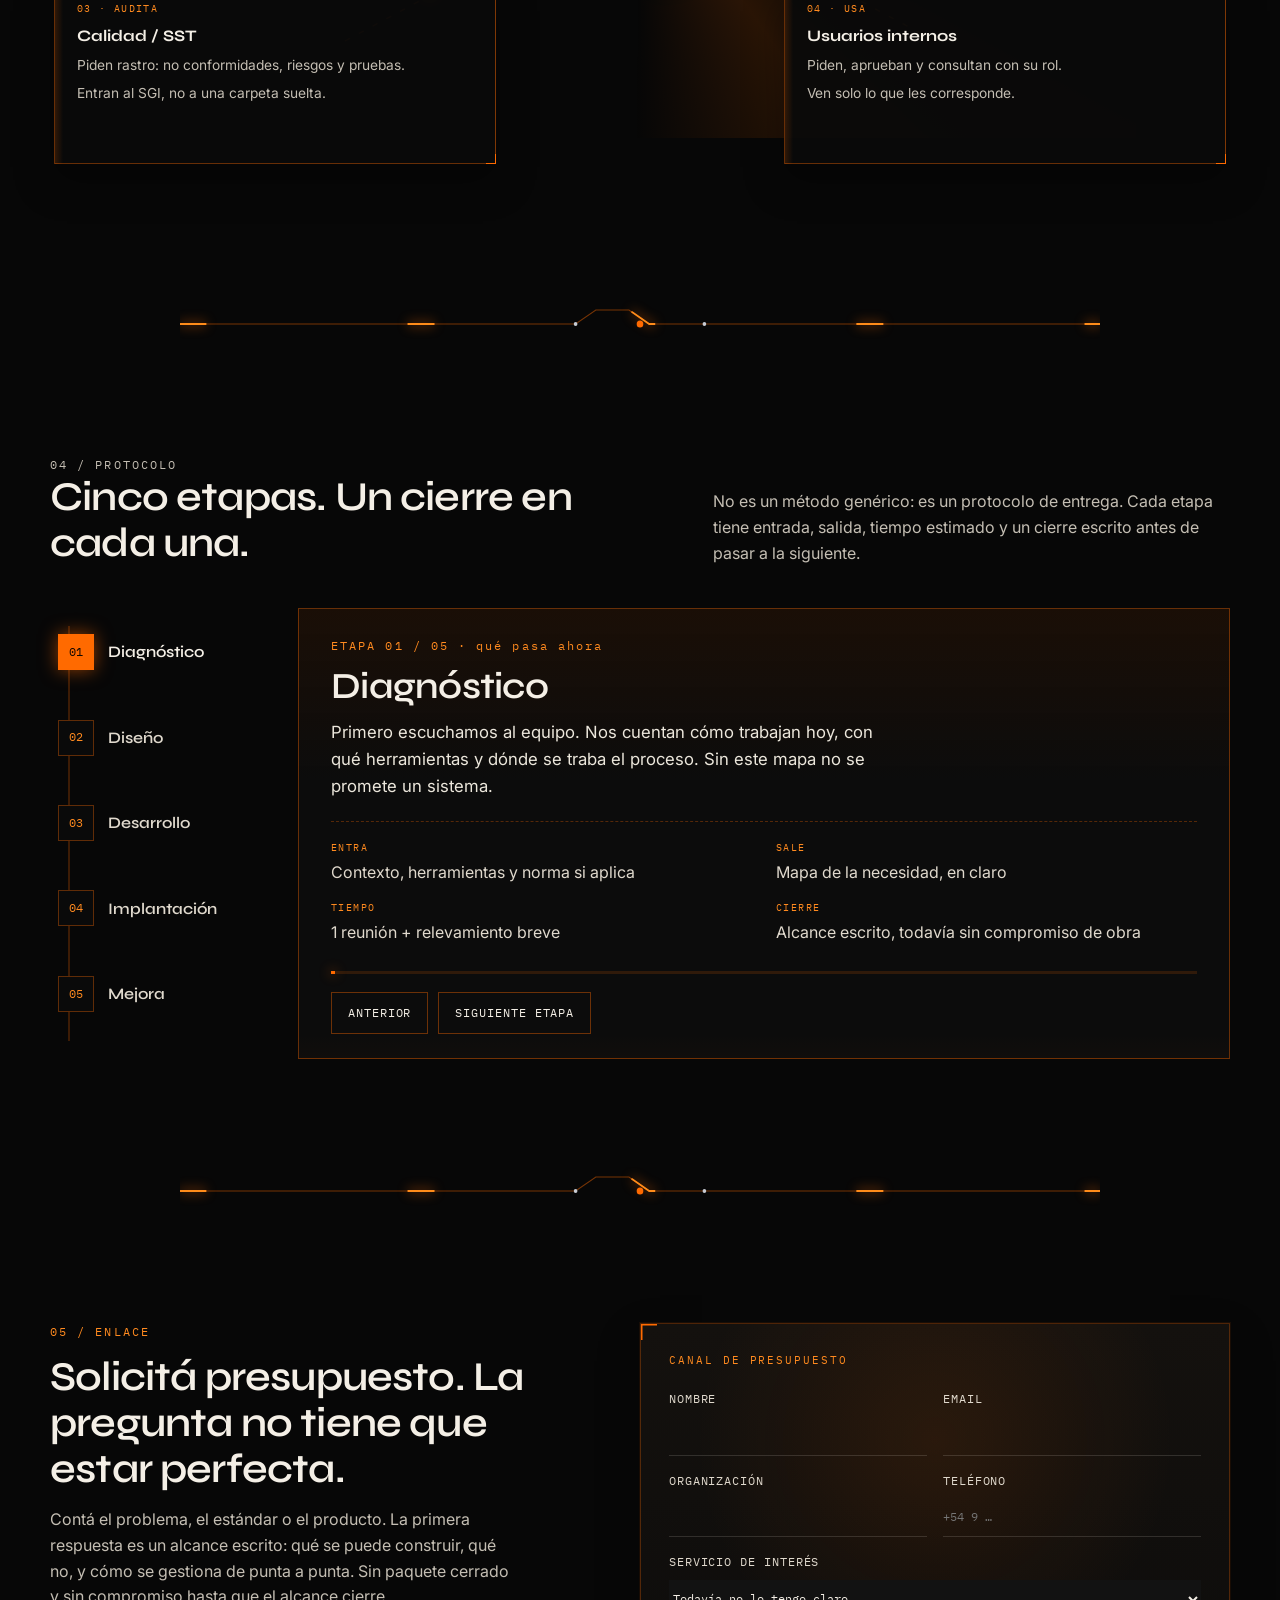
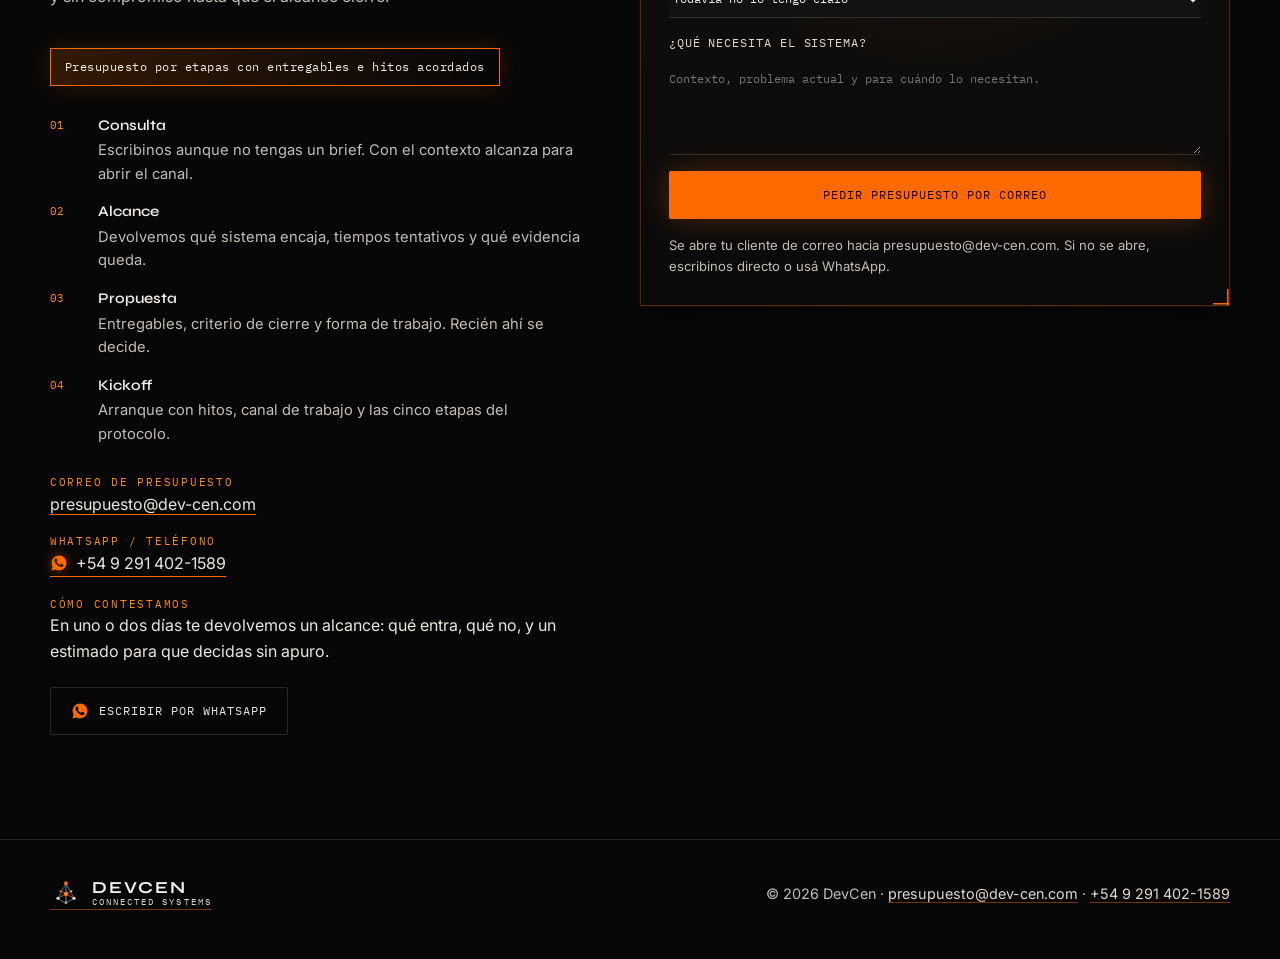
<file: preview.html>
<!DOCTYPE html>
<html lang="es">
  <head>
    <meta charset="UTF-8" />
    <meta name="viewport" content="width=device-width, initial-scale=1.0" />
    <meta
      name="description"
      content="DevCen Connected Systems: desarrollo de aplicaciones, campus virtuales, automatización empresarial, páginas web, plataformas corporativas y sistemas de gestión integrada ISO 9001, 14001 y 45001."
    />
    <meta name="theme-color" content="#070707" />
    <link rel="canonical" href="https://www.dev-cen.com/" />
    <meta property="og:type" content="website" />
    <meta property="og:url" content="https://www.dev-cen.com/" />
    <meta property="og:title" content="DevCen Connected Systems" />
    <meta
      property="og:description"
      content="Software a medida, automatización y sistemas de gestión integrada ISO."
    />
    <meta property="og:image" content="https://www.dev-cen.com/assets/logo.jpg" />
    <meta property="og:image:alt" content="DevCen Connected Systems" />
    <meta name="twitter:card" content="summary_large_image" />
    <meta name="twitter:title" content="DevCen Connected Systems" />
    <meta name="twitter:description" content="Software a medida, automatización y sistemas de gestión integrada ISO." />
    <meta name="twitter:image" content="https://www.dev-cen.com/assets/logo.jpg" />
    <title>DevCen Connected Systems</title>
    <link rel="icon" type="image/svg+xml" href="assets/favicon.svg" />
    <link rel="preconnect" href="https://fonts.googleapis.com" />
    <link rel="preconnect" href="https://fonts.gstatic.com" crossorigin />
    <link
      href="https://fonts.googleapis.com/css2?family=IBM+Plex+Mono:wght@400;500&family=Inter:wght@400;500;600&family=Syne:wght@600;700;800&display=swap"
      rel="stylesheet"
    />
    <link rel="stylesheet" href="css/styles.css" />
    <link rel="stylesheet" href="css/preview.css" />
  </head>
  <body>
    <p class="preview-flag" role="status">Vista previa local — cambios no publicados</p>
    <div class="scroll-spine" aria-hidden="true">
      <span class="scroll-fill"></span>
      <i class="scroll-node"></i>
    </div>
    <a class="skip-link" href="#contenido">Saltar al contenido</a>

    <nav class="section-rail" aria-label="Índice de secciones">
      <a href="#inicio" data-rail="inicio">00</a>
      <a href="#proyectos" data-rail="proyectos">01</a>
      <a href="#iso" data-rail="iso">02</a>
      <a href="#orbita" data-rail="orbita">03</a>
      <a href="#metodo" data-rail="metodo">04</a>
      <a href="#contacto" data-rail="contacto">05</a>
    </nav>

    <header class="site-header" id="header">
      <div class="header-inner">
        <a class="brand" href="#inicio">
          <img src="assets/mark.svg" alt="" width="36" height="36" />
          <span>
            <strong>DEVCEN</strong>
            <small>CONNECTED SYSTEMS</small>
          </span>
        </a>
        <div class="nav-code" aria-hidden="true">
          <svg viewBox="0 0 72 36" fill="none">
            <rect class="code-block" x="4" y="6" width="18" height="10" />
            <rect class="code-block code-block-2" x="28" y="6" width="14" height="10" />
            <rect class="code-block code-block-3" x="48" y="6" width="20" height="10" />
            <rect class="code-block" x="10" y="20" width="22" height="10" />
            <rect class="code-block code-block-2" x="38" y="20" width="26" height="10" />
            <path class="code-wire" d="M13 16 V20" />
            <path class="code-wire" d="M35 16 V20" />
            <path class="code-wire" d="M58 16 H50 V20" />
            <circle class="code-dot" r="2.2" cx="13" cy="11">
              <animate attributeName="cx" values="13;35;58;49;21;13" dur="3.2s" repeatCount="indefinite" />
              <animate attributeName="cy" values="11;11;11;25;25;11" dur="3.2s" repeatCount="indefinite" />
            </circle>
          </svg>
        </div>
        <button
          class="nav-toggle"
          id="nav-toggle"
          type="button"
          aria-expanded="false"
          aria-controls="site-nav"
        >
          <span></span>
          <span></span>
          <span></span>
          <span class="sr-only">Abrir menú</span>
        </button>
        <nav class="site-nav" id="site-nav" aria-label="Principal">
          <a href="#proyectos"><i>01</i> Trabajos</a>
          <a href="#iso"><i>02</i> ISO</a>
          <a href="#orbita"><i>03</i> Órbita</a>
          <a href="#metodo"><i>04</i> Método</a>
          <a href="#contacto"><i>05</i> Enlace</a>
        </nav>
        <p class="nav-ticker" aria-live="polite">
          <span id="nav-ticker"></span>
        </p>
      </div>
    </header>

    <aside class="sticky-banner" id="sticky-banner">
      <p class="pay-motto">Presupuesto por etapas con entregables e hitos acordados</p>
      <p id="sticky-copy">Demo sin cargo para validar la solución antes de construir.</p>
      <button type="button" class="sticky-close" id="sticky-close" aria-label="Cerrar aviso">×</button>
    </aside>

    <div class="nav-scrim" id="nav-scrim" hidden></div>

    <nav class="mobile-dock" aria-label="Navegación rápida">
      <a href="#inicio" data-rail="inicio"><span>00</span>Inicio</a>
      <a href="#proyectos" data-rail="proyectos"><span>01</span>Trabajos</a>
      <a href="#iso" data-rail="iso"><span>02</span>ISO</a>
      <a href="#orbita" data-rail="orbita"><span>03</span>Órbita</a>
      <a href="#metodo" data-rail="metodo"><span>04</span>Método</a>
      <a href="#contacto" data-rail="contacto"><span>05</span>Enlace</a>
    </nav>

    <main id="contenido">
      <section class="hero is-cover" id="inicio">
        <div class="hero-covers" aria-hidden="true">
          <div class="cover is-on">
            <img class="cover-photo" src="assets/hero5.png" alt="" />
            <div class="cover-wash"></div>
            <svg class="cortex" viewBox="0 0 900 640" fill="none" aria-hidden="true">
              <path class="syn" id="syn-in" d="M90 470 C180 430 260 360 360 300 C410 270 440 260 480 250" />
              <path class="syn" id="syn-code" d="M480 250 C560 180 640 130 760 110" />
              <path class="syn" id="syn-run" d="M480 250 C590 250 690 270 820 300" />
              <path class="syn" id="syn-iso" d="M480 250 C540 340 620 430 710 520" />
              <circle class="syn-node syn-hub" cx="480" cy="250" r="7" />
              <circle class="syn-node" cx="90" cy="470" r="4.2" />
              <circle class="syn-node" cx="760" cy="110" r="4.2" />
              <circle class="syn-node" cx="820" cy="300" r="4.2" />
              <circle class="syn-node" cx="710" cy="520" r="4.2" />
              <circle class="syn-pulse" r="3.6">
                <animateMotion dur="3.2s" repeatCount="indefinite" rotate="auto">
                  <mpath href="#syn-in" />
                </animateMotion>
              </circle>
              <circle class="syn-pulse" r="3.2">
                <animateMotion dur="4s" begin="0.4s" repeatCount="indefinite">
                  <mpath href="#syn-code" />
                </animateMotion>
              </circle>
              <circle class="syn-pulse" r="3.2">
                <animateMotion dur="3.6s" begin="0.8s" repeatCount="indefinite">
                  <mpath href="#syn-run" />
                </animateMotion>
              </circle>
              <circle class="syn-pulse" r="3.2">
                <animateMotion dur="4.4s" begin="1.1s" repeatCount="indefinite">
                  <mpath href="#syn-iso" />
                </animateMotion>
              </circle>
              <text class="syn-tag" x="58" y="498">PROCESOS</text>
              <text class="syn-tag syn-tag-hub" x="498" y="238">SOLUCIÓN</text>
              <text class="syn-tag" x="748" y="92">PORTAL</text>
              <text class="syn-tag" x="790" y="286">AUTOMATIZAR</text>
              <text class="syn-tag" x="688" y="548">ISO</text>
            </svg>
          </div>
        </div>

        <div class="container hero-stage hero-stage-solo">
          <div class="hero-copy">
            <p class="console-line" data-type="DEVCEN — plataformas corporativas a medida"></p>
            <h1 class="hero-axis">
              <span class="axis-line">Diseñamos y operamos plataformas corporativas</span>
              <span class="axis-sub">que conectan personas, procesos y datos.</span>
            </h1>
            <p class="lead">
              Portales internos, aplicaciones y automatización para equipos que
              necesitan un solo sistema de trabajo. Cuando el negocio lo exige,
              integramos gestión ISO 9001, 14001 y 45001 como capa de cumplimiento.
            </p>
            <p class="hero-focus">Actividad principal: plataformas y portales corporativos</p>
            <div class="hero-actions">
              <a class="btn btn-primary" href="#contacto">Solicitar una reunión</a>
              <a class="btn btn-ghost" href="#proyectos">Ver trabajos</a>
            </div>
            <p class="pay-ribbon">Presupuesto por etapas con entregables e hitos acordados</p>
          </div>
        </div>
      </section>

      <div class="circuit-break" aria-hidden="true"></div>

      <section class="section who-section team-section" id="quien">
        <div class="container who-strip">
          <figure class="who-lead">
            <img
              class="who-photo"
              src="assets/fotoperfil.png"
              alt="Líder técnico de DevCen en el puesto de trabajo, con el sistema en pantalla."
              width="1448"
              height="1086"
            />
            <figcaption class="team-pill">Liderazgo técnico</figcaption>
          </figure>
          <div>
            <p class="eyebrow">Equipo</p>
            <h2>Quiénes somos</h2>
            <p class="who-lead-copy">
              Un equipo multidisciplinario en plataformas corporativas. La dirección
              técnica combina arquitectura de software, integración de procesos y
              gestión integrada ISO cuando el negocio lo exige.
            </p>
            <ul class="who-creds">
              <li>
                <span>01</span>
                Arquitectura y desarrollo de plataformas corporativas
              </li>
              <li>
                <span>02</span>
                Integración de procesos, datos y permisos por rol
              </li>
              <li>
                <span>03</span>
                Gestión integrada ISO como capa de cumplimiento
              </li>
            </ul>
          </div>
        </div>
      </section>

      <div class="circuit-break" aria-hidden="true"></div>

      <section class="section" id="proyectos">
        <div class="container work-intro">
          <div>
            <p class="eyebrow">01 / Trabajos</p>
            <h2>Plataformas corporativas y sistemas conectados.</h2>
          </div>
          <ol class="work-cues">
            <li>
              <span>01</span>
              <div>
                <strong>Empezá por la plataforma</strong>
                Portales, apps, automatización y web. ISO cuando el alcance lo pide.
              </div>
            </li>
            <li>
              <span>02</span>
              <div>
                <strong>Mirá cómo se usa</strong>
                Fotos del entorno real, no un listado de features.
              </div>
            </li>
            <li>
              <span>03</span>
              <div>
                <strong>Pedí un alcance</strong>
                Si encaja, el siguiente paso es presupuesto.
              </div>
            </li>
          </ol>
        </div>
        <div class="container work-board">
          <button type="button" class="work-tile project-open" data-project="app">
            <img src="assets/projects/app.jpg" alt="Aplicación móvil empresarial con panel de control" />
            <div class="work-body">
              <span>01</span>
              <div>
                <p>Aplicación</p>
                <h3>App de operación y control</h3>
                <small>De planillas a un sistema diario: flujos, roles, indicadores y alertas.</small>
              </div>
            </div>
          </button>
          <button type="button" class="work-tile project-open" data-project="campus">
            <img src="assets/projects/campus.jpg" alt="Campus virtual con cursos y seguimiento" />
            <div class="work-body">
              <span>02</span>
              <div>
                <p>Formación</p>
                <h3>Campus virtual corporativo</h3>
                <small>Quién avanzó, qué evaluó y qué evidencia queda para el equipo o la institución.</small>
              </div>
            </div>
          </button>
          <button type="button" class="work-tile project-open" data-project="auto">
            <img src="assets/projects/automatizacion.jpg" alt="Tablero de automatización de procesos" />
            <div class="work-body">
              <span>03</span>
              <div>
                <p>Operaciones</p>
                <h3>Automatización de procesos</h3>
                <small>Los sistemas actuales se hablan: menos carga manual y más control del flujo real.</small>
              </div>
            </div>
          </button>
          <button type="button" class="work-tile project-open" data-project="iso">
            <img src="assets/projects/iso.jpg" alt="Sistema de gestión integrada ISO" />
            <div class="work-body">
              <span>04</span>
              <div>
                <p>SGI</p>
                <h3>Gestión integrada ISO</h3>
                <small>9001, 14001 y 45001 como operación: no conformidades, riesgos y auditoría.</small>
              </div>
            </div>
          </button>
          <button type="button" class="work-tile project-open" data-project="web">
            <img src="assets/projects/web.jpg" alt="Sitio web institucional" />
            <div class="work-body">
              <span>05</span>
              <div>
                <p>Web</p>
                <h3>Sitio institucional</h3>
                <small>Presencia que explica el valor, ordena la oferta y abre la conversación comercial.</small>
              </div>
            </div>
          </button>
          <button type="button" class="work-tile project-open" data-project="plataforma">
            <img src="assets/projects/plataforma.jpg" alt="Plataforma corporativa a medida" />
            <div class="work-body">
              <span>06</span>
              <div>
                <p>Plataforma</p>
                <h3>Portal corporativo a medida</h3>
                <small>Intranet o portal interno: módulos, permisos y reportes alineados a la organización.</small>
              </div>
            </div>
          </button>
        </div>
      </section>

      <div class="circuit-break" aria-hidden="true"></div>

      <section class="section iso-section" id="iso">
        <div class="container iso-layout">
          <div>
            <p class="eyebrow">02 / Complemento ISO</p>
            <h2>Cumplimiento integrado, cuando el negocio lo pide.</h2>
            <p class="lead">
              No somos una consultora de certificación. Construimos la plataforma
              donde vive la operación; <strong>ISO 9001, 14001 y 45001</strong> se
              integran como evidencia y trazabilidad cuando el alcance lo incluye.
            </p>
          </div>
          <div class="iso-graph">
            <svg class="iso-svg" viewBox="0 0 420 320" role="img" aria-label="Grafo ISO 9001, 14001 y 45001">
              <line class="iso-edge" x1="210" y1="58" x2="78" y2="250" />
              <line class="iso-edge" x1="210" y1="58" x2="342" y2="250" />
              <line class="iso-edge" x1="78" y1="250" x2="342" y2="250" />
              <line class="iso-edge" x1="210" y1="58" x2="210" y2="168" />
              <line class="iso-edge" x1="78" y1="250" x2="210" y2="168" />
              <line class="iso-edge" x1="342" y1="250" x2="210" y2="168" />
              <circle class="iso-dot core" cx="210" cy="58" r="10" />
              <circle class="iso-dot" cx="78" cy="250" r="8" />
              <circle class="iso-dot" cx="342" cy="250" r="8" />
              <circle class="iso-dot mid" cx="210" cy="168" r="6" />
            </svg>
            <div class="iso-node n9001">
              <strong>9001</strong>
              <span>Calidad</span>
            </div>
            <div class="iso-node n14001">
              <strong>14001</strong>
              <span>Ambiente</span>
            </div>
            <div class="iso-node n45001">
              <strong>45001</strong>
              <span>SST</span>
            </div>
          </div>
        </div>
        <div class="container">
          <dl class="spec-bar">
            <div data-anchor="nodo">
              <i></i>
              <dt>Nodo</dt>
              <dd>Equipo técnico</dd>
            </div>
            <div data-anchor="iso">
              <i></i>
              <dt>Estándares</dt>
              <dd>9001 · 14001 · 45001</dd>
            </div>
            <div data-anchor="entrega">
              <i></i>
              <dt>Entrega</dt>
              <dd>Sistema operable</dd>
            </div>
          </dl>
        </div>
      </section>

      <div class="circuit-break" aria-hidden="true"></div>

      <section class="section orbit-section" id="orbita">
        <div class="container split-head">
          <div>
            <p class="eyebrow">03 / Órbita</p>
            <h2>Quién entra en el sistema.</h2>
          </div>
          <p>
            No es otra lista de productos. Es el mapa de personas que el
            sistema tiene que sostener: quién decide, quién opera, quién
            audita y quién usa. Distinto al grafo de normas.
          </p>
        </div>
        <div class="container orbit-stage">
          <div class="orbit-scan" aria-hidden="true"></div>
          <svg class="orbit-links" viewBox="0 0 1000 720" preserveAspectRatio="none" aria-hidden="true">
            <path d="M250 160 C400 260 400 260 500 360" />
            <path d="M750 160 C600 260 600 260 500 360" />
            <path d="M250 560 C400 460 400 460 500 360" />
            <path d="M750 560 C600 460 600 460 500 360" />
            <circle class="orbit-packet" r="4">
              <animateMotion dur="3.4s" repeatCount="indefinite" path="M250 160 C400 260 400 260 500 360" />
            </circle>
            <circle class="orbit-packet" r="4">
              <animateMotion dur="3.8s" begin="0.5s" repeatCount="indefinite" path="M750 160 C600 260 600 260 500 360" />
            </circle>
            <circle class="orbit-packet" r="4">
              <animateMotion dur="3.6s" begin="0.9s" repeatCount="indefinite" path="M250 560 C400 460 400 460 500 360" />
            </circle>
            <circle class="orbit-packet" r="4">
              <animateMotion dur="4s" begin="0.2s" repeatCount="indefinite" path="M750 560 C600 460 600 460 500 360" />
            </circle>
          </svg>
          <article class="sat sat-n">
            <em>01 · Decide</em>
            <b>Dirección</b>
            <p>Aprueba qué se construye y cuándo cierra cada etapa.</p>
            <small>Ve costos, hitos y el alcance escrito.</small>
          </article>
          <article class="sat sat-e">
            <em>02 · Opera</em>
            <b>Planta y equipos</b>
            <p>Usan el sistema en el día: cargas, alertas y seguimiento.</p>
            <small>Reciben pantallas simples, no otra planilla.</small>
          </article>
          <div class="orbit-core">
            <strong>DEVCEN</strong>
            <span>Conecta roles</span>
          </div>
          <article class="sat sat-w">
            <em>03 · Audita</em>
            <b>Calidad / SST</b>
            <p>Piden rastro: no conformidades, riesgos y pruebas.</p>
            <small>Entran al SGI, no a una carpeta suelta.</small>
          </article>
          <article class="sat sat-s">
            <em>04 · Usa</em>
            <b>Usuarios internos</b>
            <p>Piden, aprueban y consultan con su rol.</p>
            <small>Ven solo lo que les corresponde.</small>
          </article>
        </div>
      </section>

      <div class="circuit-break" aria-hidden="true"></div>

      <section class="section method-section" id="metodo">
        <div class="container split-head">
          <div>
            <p class="eyebrow">04 / Protocolo</p>
            <h2>Cinco etapas. Un cierre en cada una.</h2>
          </div>
          <p>
            No es un método genérico: es un protocolo de entrega. Cada etapa
            tiene entrada, salida, tiempo estimado y un cierre escrito antes
            de pasar a la siguiente.
          </p>
        </div>
        <div class="container">
          <div class="proto-player" id="proto-player">
            <ol class="proto-rail" id="proto-rail"></ol>
            <div class="proto-screen">
              <p class="proto-kicker" id="proto-kicker">ETAPA 01 / 05</p>
              <h3 id="proto-title">Diagnóstico</h3>
              <p class="proto-plain" id="proto-plain"></p>
              <dl class="proto-facts" id="proto-facts"></dl>
              <div class="proto-meter" aria-hidden="true"><i id="proto-fill"></i></div>
              <div class="proto-controls">
                <button type="button" id="proto-prev">Anterior</button>
                <button type="button" id="proto-next">Siguiente etapa</button>
              </div>
            </div>
          </div>
        </div>
      </section>

      <div class="circuit-break" aria-hidden="true"></div>

      <section class="section contact-section" id="contacto">
        <div class="container contact-layout">
          <div>
            <p class="eyebrow">05 / Enlace</p>
            <h2>Solicitá presupuesto. La pregunta no tiene que estar perfecta.</h2>
            <p class="lead">
              Contá el problema, el estándar o el producto. La primera respuesta
              es un alcance escrito: qué se puede construir, qué no, y cómo se
              gestiona de punta a punta. Sin paquete cerrado y sin compromiso
              hasta que el alcance cierre.
            </p>
            <p class="pay-callout">Presupuesto por etapas con entregables e hitos acordados</p>
            <ol class="enlace-flow">
              <li>
                <span>01</span>
                <div>
                  <strong>Consulta</strong>
                  Escribinos aunque no tengas un brief. Con el contexto alcanza para abrir el canal.
                </div>
              </li>
              <li>
                <span>02</span>
                <div>
                  <strong>Alcance</strong>
                  Devolvemos qué sistema encaja, tiempos tentativos y qué evidencia queda.
                </div>
              </li>
              <li>
                <span>03</span>
                <div>
                  <strong>Propuesta</strong>
                  Entregables, criterio de cierre y forma de trabajo. Recién ahí se decide.
                </div>
              </li>
              <li>
                <span>04</span>
                <div>
                  <strong>Kickoff</strong>
                  Arranque con hitos, canal de trabajo y las cinco etapas del protocolo.
                </div>
              </li>
            </ol>
            <ul class="contact-facts">
              <li>
                <span>Correo de presupuesto</span>
                <a href="mailto:presupuesto@dev-cen.com">presupuesto@dev-cen.com</a>
              </li>
              <li>
                <span>WhatsApp / teléfono</span>
                <a class="wa-line" href="https://wa.me/5492914021589">
                  <svg class="wa-mark" viewBox="0 0 24 24" aria-hidden="true">
                    <path d="M12.04 2c-5.46 0-9.91 4.4-9.91 9.82 0 1.73.46 3.43 1.33 4.93L2 22l5.42-1.42a10.1 10.1 0 0 0 4.62 1.12h.04c5.46 0 9.91-4.4 9.91-9.82C21.99 6.4 17.5 2 12.04 2zm5.89 13.94c-.25.7-1.45 1.28-2.01 1.36-.51.07-1.16.13-1.87-.12-.43-.15-1-.32-1.73-.63-3.05-1.32-5.04-4.4-5.19-4.6-.15-.2-1.23-1.64-1.23-3.13 0-1.49.78-2.22 1.06-2.52.27-.3.6-.37.8-.37.2 0 .39 0 .56.01.18.01.42-.07.66.5.25.58.85 2.07.92 2.22.07.15.12.32.02.52-.1.2-.15.32-.3.5-.15.17-.31.39-.44.52-.15.15-.3.31-.13.6.17.3.76 1.25 1.63 2.03 1.12 1 2.07 1.32 2.36 1.47.3.15.46.13.64-.08.17-.2.75-.87.95-1.17.2-.3.4-.25.66-.15.27.1 1.71.8 2 .95.3.15.5.22.57.34.07.13.07.73-.18 1.43z"/>
                  </svg>
                  +54 9 291 402-1589
                </a>
              </li>
              <li>
                <span>Cómo contestamos</span>
                En uno o dos días te devolvemos un alcance: qué entra, qué no, y un estimado para que decidas sin apuro.
              </li>
            </ul>
            <a
              class="btn btn-ghost contact-wa"
              href="https://wa.me/5492914021589?text=Hola%20DevCen%2C%20quiero%20consultar%20un%20presupuesto."
            >
              <svg class="wa-mark" viewBox="0 0 24 24" aria-hidden="true">
                <path d="M12.04 2c-5.46 0-9.91 4.4-9.91 9.82 0 1.73.46 3.43 1.33 4.93L2 22l5.42-1.42a10.1 10.1 0 0 0 4.62 1.12h.04c5.46 0 9.91-4.4 9.91-9.82C21.99 6.4 17.5 2 12.04 2zm5.89 13.94c-.25.7-1.45 1.28-2.01 1.36-.51.07-1.16.13-1.87-.12-.43-.15-1-.32-1.73-.63-3.05-1.32-5.04-4.4-5.19-4.6-.15-.2-1.23-1.64-1.23-3.13 0-1.49.78-2.22 1.06-2.52.27-.3.6-.37.8-.37.2 0 .39 0 .56.01.18.01.42-.07.66.5.25.58.85 2.07.92 2.22.07.15.12.32.02.52-.1.2-.15.32-.3.5-.15.17-.31.39-.44.52-.15.15-.3.31-.13.6.17.3.76 1.25 1.63 2.03 1.12 1 2.07 1.32 2.36 1.47.3.15.46.13.64-.08.17-.2.75-.87.95-1.17.2-.3.4-.25.66-.15.27.1 1.71.8 2 .95.3.15.5.22.57.34.07.13.07.73-.18 1.43z"/>
              </svg>
              Escribir por WhatsApp
            </a>
          </div>
          <form class="contact-form" id="contact-form" novalidate>
            <p class="form-kicker">Canal de presupuesto</p>
            <label>
              Nombre
              <input name="nombre" type="text" autocomplete="name" required />
            </label>
            <label>
              Email
              <input name="email" type="email" autocomplete="email" required />
            </label>
            <label>
              Organización
              <input name="organizacion" type="text" autocomplete="organization" />
            </label>
            <label>
              Teléfono
              <input name="telefono" type="tel" autocomplete="tel" placeholder="+54 9 …" />
            </label>
            <label class="full">
              Servicio de interés
              <select name="servicio">
                <option value="">Todavía no lo tengo claro</option>
                <option>Creación de aplicaciones</option>
                <option>Campus virtuales</option>
                <option>Automatización para empresas</option>
                <option>Sistemas de gestión integrada ISO</option>
                <option>Páginas web</option>
                <option>Plataformas corporativas</option>
              </select>
            </label>
            <label class="full">
              ¿Qué necesita el sistema?
              <textarea name="mensaje" rows="4" required placeholder="Contexto, problema actual y para cuándo lo necesitan."></textarea>
            </label>
            <button class="btn btn-primary full" type="submit">Pedir presupuesto por correo</button>
            <p class="form-hint">Se abre tu cliente de correo hacia presupuesto@dev-cen.com. Si no se abre, escribinos directo o usá WhatsApp.</p>
            <p class="form-note" id="form-note" hidden></p>
          </form>
        </div>
      </section>
    </main>

    <footer class="site-footer">
      <div class="container footer-inner">
        <a class="brand" href="#inicio">
          <img src="assets/mark.svg" alt="" width="32" height="32" />
          <span>
            <strong>DEVCEN</strong>
            <small>CONNECTED SYSTEMS</small>
          </span>
        </a>
        <p>
          © <span id="year"></span> DevCen ·
          <a href="mailto:presupuesto@dev-cen.com">presupuesto@dev-cen.com</a>
          ·
          <a href="https://wa.me/5492914021589">+54 9 291 402-1589</a>
        </p>
      </div>
    </footer>

    <dialog class="project-dialog" id="project-dialog" aria-labelledby="dialog-title">
      <form method="dialog">
        <button class="dialog-close" type="submit" id="dialog-close" aria-label="Cerrar">×</button>
      </form>
      <div class="slide-stage">
        <img id="dialog-image" alt="" />
        <button type="button" class="slide-nav prev" id="slide-prev" aria-label="Foto anterior">‹</button>
        <button type="button" class="slide-nav next" id="slide-next" aria-label="Foto siguiente">›</button>
        <p class="slide-caption" id="slide-caption"></p>
        <div class="slide-dots" id="slide-dots"></div>
      </div>
      <div class="dialog-body">
        <p class="eyebrow" id="dialog-kicker"></p>
        <h2 id="dialog-title"></h2>
        <p id="dialog-text"></p>
      </div>
    </dialog>

    <canvas id="spark-canvas" aria-hidden="true"></canvas>
    <script src="js/preview-main.js"></script>
  </body>
</html>
</file>
<file: css/styles.css>
:root {
  --bg: #070707;
  --ink: #ece7dc;
  --heading: #f4efe6;
  --muted: #c4beb3;
  --line: rgba(244, 241, 234, 0.14);
  --orange: #ff6a00;
  --orange-hot: #ff8a1f;
  --silver: #e0d9cd;
  --mono: "IBM Plex Mono", ui-monospace, monospace;
  --display: "Syne", "Inter", sans-serif;
  --sans: "Inter", system-ui, sans-serif;
  --header-h: 80px;
  --header-surface: rgba(7, 7, 7, 0.72);
  --banner-h: 48px;
}

*,
*::before,
*::after {
  box-sizing: border-box;
}

html {
  scroll-behavior: smooth;
  --scroll: 0;
  color-scheme: dark;
}

body {
  margin: 0;
  font-family: var(--sans);
  color: var(--ink);
  background: var(--bg);
  line-height: 1.6;
  overflow-x: clip;
}

img {
  max-width: 100%;
  display: block;
}

a {
  color: inherit;
  text-decoration: none;
}

button,
input,
select,
textarea {
  font: inherit;
  color: inherit;
}

.sr-only,
.skip-link:not(:focus) {
  position: absolute;
  width: 1px;
  height: 1px;
  overflow: hidden;
  clip: rect(0, 0, 0, 0);
}

.skip-link:focus {
  position: fixed;
  top: 12px;
  left: 12px;
  z-index: 80;
  background: var(--orange);
  color: #111;
  padding: 10px 14px;
}

.container {
  width: min(1180px, calc(100% - 48px));
  margin-inline: auto;
}

.section {
  position: relative;
  padding: 104px 0;
  scroll-margin-top: calc(var(--header-h) + var(--banner-h) + 12px);
}

.section::before {
  content: "";
  position: absolute;
  left: max(20px, calc(50% - 590px));
  top: 92px;
  height: 2px;
  width: 0;
  pointer-events: none;
  background: linear-gradient(90deg, var(--orange), rgba(255, 106, 0, 0.05));
  box-shadow: 0 0 14px rgba(255, 106, 0, 0.65);
  z-index: 2;
}

.section.is-live::before {
  animation: handshake 0.95s cubic-bezier(0.16, 1, 0.3, 1) forwards;
}

.section::after {
  content: "";
  position: absolute;
  inset: 0;
  pointer-events: none;
  z-index: 1;
  opacity: 0;
  background: linear-gradient(
    180deg,
    transparent 0%,
    rgba(255, 106, 0, 0.09) 48%,
    transparent 100%
  );
  background-size: 100% 28%;
  background-repeat: no-repeat;
  background-position: 0 -40%;
}

.section.is-live::after {
  animation: section-beam 1.4s ease-out;
}

.scroll-spine {
  position: fixed;
  right: 14px;
  top: 18%;
  bottom: 18%;
  width: 2px;
  z-index: 28;
  pointer-events: none;
  background: rgba(255, 106, 0, 0.16);
}

.scroll-fill {
  position: absolute;
  left: 0;
  right: 0;
  top: 0;
  height: calc(var(--scroll, 0) * 100%);
  background: linear-gradient(180deg, var(--orange), var(--orange-hot));
  box-shadow: 0 0 12px rgba(255, 106, 0, 0.55);
}

.scroll-node {
  position: absolute;
  left: 50%;
  top: calc(var(--scroll, 0) * 100%);
  width: 11px;
  height: 11px;
  margin: -5px 0 0 -5px;
  border-radius: 50%;
  background: var(--orange);
  box-shadow: 0 0 16px var(--orange), 0 0 0 4px rgba(255, 106, 0, 0.18);
}

.eyebrow {
  margin: 0 0 12px;
  font-family: var(--mono);
  font-size: 0.72rem;
  letter-spacing: 0.18em;
  text-transform: uppercase;
  color: var(--orange-hot);
}

h1,
h2,
h3 {
  font-family: var(--display);
  margin: 0;
  color: var(--heading);
  font-weight: 600;
  letter-spacing: -0.02em;
  line-height: 1.12;
}

h1 {
  font-size: clamp(1.5rem, 2.2vw, 2.05rem);
  letter-spacing: -0.015em;
  line-height: 1.32;
  max-width: 28rem;
}

.hero-axis {
  max-width: min(36rem, 100%);
  line-height: 1.18;
}

.hero-axis .axis-line {
  display: block;
  margin: 0;
  font-size: inherit;
  font-weight: 700;
  letter-spacing: inherit;
  background: linear-gradient(90deg, #f7f2ea 0%, #ff8a1f 42%, #f7f2ea 84%);
  background-size: 220% 100%;
  -webkit-background-clip: text;
  background-clip: text;
  color: transparent;
  animation: axis-shine 5.5s ease-in-out infinite, axis-rise 0.9s ease both;
}

.hero-axis .axis-sub {
  display: block;
  margin: 0.08em 0 0;
  padding: 0;
  font-size: inherit;
  font-weight: 600;
  letter-spacing: inherit;
  line-height: inherit;
  color: var(--orange-hot);
  text-shadow: 0 0 24px rgba(255, 106, 0, 0.35);
  animation: axis-rise 0.9s 0.2s ease both;
}

@keyframes axis-shine {
  0%, 100% { background-position: 0% 50%; }
  50% { background-position: 100% 50%; }
}

@keyframes axis-rise {
  from { opacity: 0; transform: translateY(10px); }
  to { opacity: 1; transform: none; }
}

h2 {
  font-size: clamp(1.7rem, 3.2vw, 2.7rem);
}

h3 {
  font-size: 1.12rem;
}

.lead {
  color: var(--muted);
  max-width: 46ch;
}

.btn {
  display: inline-flex;
  align-items: center;
  justify-content: center;
  min-height: 48px;
  padding: 0 20px;
  border: 1px solid transparent;
  border-radius: 2px;
  font-family: var(--mono);
  font-size: 0.78rem;
  letter-spacing: 0.08em;
  text-transform: uppercase;
  position: relative;
  overflow: hidden;
  transition: transform 0.25s ease, background 0.25s ease, box-shadow 0.25s ease, color 0.25s ease, border-color 0.25s ease;
}

.btn::after {
  content: "";
  position: absolute;
  inset: 0;
  background: linear-gradient(110deg, transparent 30%, rgba(255, 255, 255, 0.28) 48%, transparent 66%);
  transform: translateX(-120%);
}

.btn:hover::after {
  animation: shine 0.7s ease;
}

.btn-primary {
  background: var(--orange);
  color: #140800;
  box-shadow: 0 0 28px rgba(255, 106, 0, 0.28);
}

.btn-primary:hover {
  background: var(--orange-hot);
  transform: translateY(-2px);
  box-shadow: 0 8px 32px rgba(255, 106, 0, 0.4);
}

.btn-ghost {
  border-color: var(--line);
}

.btn-ghost:hover {
  border-color: var(--orange);
  color: var(--orange-hot);
}

:focus-visible {
  outline: 2px solid var(--orange);
  outline-offset: 3px;
}

.brand {
  display: flex;
  align-items: center;
  gap: 10px;
}

.site-header .brand {
  grid-column: 1;
  grid-row: 1;
  align-self: center;
  max-height: calc(var(--header-h) - 16px);
}

.brand-mark {
  width: 36px;
  height: 36px;
  transform-origin: center;
  animation: mark-live 5.5s ease-in-out infinite;
}

.brand-logo-img {
  display: none;
  width: auto;
  height: auto;
  animation: none;
}

.brand-text,
.brand span {
  display: grid;
  line-height: 1.05;
}

.header-tools {
  display: none;
}

.header-actions {
  display: none;
  align-items: center;
  gap: 8px;
  grid-column: 2;
  grid-row: 1;
  justify-self: end;
}

.theme-switch-mobile {
  display: none;
}

.theme-switch-desktop {
  display: inline-flex;
  grid-column: 4;
  grid-row: 1;
  justify-self: end;
  align-self: center;
}

.theme-switch {
  display: inline-flex;
  flex-shrink: 0;
  border: 1px solid var(--line);
  overflow: hidden;
  border-radius: 2px;
}

.theme-switch-btn {
  display: grid;
  place-items: center;
  width: 36px;
  height: 36px;
  min-height: 36px;
  padding: 0;
  border: 0;
  background: transparent;
  color: var(--silver);
  cursor: pointer;
}

.theme-icon {
  width: 18px;
  height: 18px;
  display: block;
}

.theme-switch-btn.is-active {
  background: var(--orange);
  color: #fff;
}

.theme-switch-btn:hover:not(.is-active) {
  color: var(--orange-hot);
  background: rgba(255, 106, 0, 0.08);
}

.sticky-banner-inner {
  display: flex;
  align-items: center;
  justify-content: center;
  flex-wrap: wrap;
  gap: 10px 20px;
  min-width: 0;
  max-width: min(1040px, 100%);
}

@keyframes mark-live {
  0%, 100% {
    transform: rotate(0deg) scale(1);
    filter: drop-shadow(0 0 8px rgba(255, 106, 0, 0.4));
  }
  40% {
    transform: rotate(10deg) scale(1.08);
    filter: drop-shadow(0 0 16px rgba(255, 106, 0, 0.85));
  }
  70% {
    transform: rotate(-6deg) scale(1.03);
    filter: drop-shadow(0 0 12px rgba(255, 106, 0, 0.6));
  }
}

.brand-text strong,
.brand strong {
  font-family: var(--display);
  font-size: 1.05rem;
  letter-spacing: 0.12em;
  color: var(--heading);
  font-weight: 700;
}

.brand-text small,
.brand small {
  font-family: var(--mono);
  font-size: 0.58rem;
  letter-spacing: 0.22em;
  color: var(--silver);
}

.site-header {
  position: sticky;
  top: 0;
  z-index: 46;
  height: var(--header-h);
  background: var(--header-surface);
  backdrop-filter: blur(16px);
  border-bottom: 1px solid transparent;
}

.site-header.is-scrolled {
  border-bottom-color: var(--line);
}

.header-inner {
  position: relative;
  height: 100%;
  width: 100%;
  display: grid;
  grid-template-columns: auto auto minmax(0, 1fr) auto minmax(13rem, max-content);
  align-items: center;
  gap: clamp(12px, 1.6vw, 28px);
  padding-inline: clamp(18px, 2.4vw, 36px) 16px;
}

.nav-code {
  width: 76px;
  height: 40px;
  border: 1px solid rgba(255, 106, 0, 0.35);
  background: #0a0a0a;
  display: grid;
  place-items: center;
  grid-column: 2;
  grid-row: 1;
}

.nav-code svg {
  width: 64px;
  height: 32px;
}

.code-block {
  fill: rgba(255, 106, 0, 0.12);
  stroke: rgba(255, 106, 0, 0.55);
  stroke-width: 1;
  animation: code-pulse 2.4s ease-in-out infinite;
}

.code-block-2 { animation-delay: 0.4s; }
.code-block-3 { animation-delay: 0.8s; }

.code-wire {
  stroke: rgba(255, 106, 0, 0.45);
  stroke-width: 1.2;
}

.code-dot {
  fill: #ff8a1f;
  filter: drop-shadow(0 0 4px #ff6a00);
}

@keyframes code-pulse {
  0%, 100% { fill: rgba(255, 106, 0, 0.1); }
  50% { fill: rgba(255, 106, 0, 0.28); }
}

.nav-ticker {
  margin: 0;
  flex-shrink: 0;
  grid-column: 5;
  grid-row: 1;
  justify-self: end;
  align-self: center;
  display: inline-flex;
  align-items: center;
  flex-wrap: nowrap;
  overflow: visible;
  padding: 0;
  font-family: var(--mono);
  font-size: 0.65rem;
  line-height: 1.2;
  letter-spacing: 0.02em;
  color: var(--orange-hot);
  white-space: nowrap;
  text-align: right;
  position: relative;
  z-index: 2;
}

.nav-ticker #nav-ticker {
  display: inline;
  white-space: nowrap;
  transition: opacity 0.45s ease;
}

.nav-ticker #nav-ticker.is-fading {
  opacity: 0;
}

.nav-ticker::before {
  content: "> ";
  color: var(--orange);
}

.nav-ticker.is-typing::after {
  content: "▍";
  animation: blink 0.9s steps(1) infinite;
}

.sticky-banner {
  position: relative;
  z-index: 39;
  display: flex;
  align-items: center;
  justify-content: center;
  flex-wrap: wrap;
  gap: 10px 28px;
  min-height: var(--banner-h);
  padding: 8px 48px;
  background:
    linear-gradient(90deg, rgba(255, 106, 0, 0.16), rgba(12, 12, 12, 0.96) 28%, rgba(12, 12, 12, 0.96) 72%, rgba(255, 106, 0, 0.16));
  border-bottom: 1px solid rgba(255, 106, 0, 0.35);
}

.pay-motto {
  margin: 0;
  padding: 4px 12px;
  border: 1px solid rgba(255, 106, 0, 0.55);
  background: rgba(255, 106, 0, 0.12);
  font-family: var(--mono);
  font-size: 0.72rem;
  letter-spacing: 0.04em;
  color: var(--heading);
}

.sticky-banner p {
  margin: 0;
  font-family: var(--mono);
  font-size: 0.75rem;
  letter-spacing: 0.03em;
  text-align: center;
  color: var(--heading);
}

.sticky-close {
  position: absolute;
  right: 14px;
  width: 28px;
  height: 28px;
  border: 1px solid rgba(255, 106, 0, 0.35);
  background: transparent;
  color: var(--silver);
  cursor: pointer;
}

body.banner-off {
  --banner-h: 0px;
}

body.banner-off .sticky-banner {
  display: none;
}

.site-nav {
  display: flex;
  align-items: center;
  justify-content: center;
  gap: clamp(18px, 2.2vw, 36px);
  font-family: var(--mono);
  font-size: 0.78rem;
  letter-spacing: 0.04em;
  padding-inline: 8px;
  grid-column: 3;
  grid-row: 1;
  justify-self: center;
  min-width: 0;
  max-width: 100%;
  z-index: 1;
}

.site-nav a {
  position: relative;
  padding: 8px 0;
}

.site-nav a::after {
  content: "";
  position: absolute;
  left: 0;
  right: 0;
  bottom: 2px;
  height: 1px;
  background: linear-gradient(90deg, transparent, var(--orange), transparent);
  transform: scaleX(0);
  transform-origin: center;
  transition: transform 0.35s ease;
}

.site-nav a:hover {
  color: var(--orange-hot);
  text-shadow: 0 0 12px rgba(255, 106, 0, 0.45);
}

.site-nav a:hover::after,
.site-nav a:focus-visible::after {
  transform: scaleX(1);
}

.site-nav i {
  font-style: normal;
  color: var(--orange);
  margin-right: 6px;
}

.nav-cta {
  padding: 9px 14px;
  border: 1px solid var(--orange);
  color: var(--orange-hot);
}

.nav-toggle {
  display: none;
  width: 42px;
  height: 42px;
  border: 1px solid var(--line);
  background: transparent;
  position: relative;
}

.nav-toggle span:not(.sr-only) {
  position: absolute;
  left: 11px;
  right: 11px;
  height: 1px;
  background: var(--ink);
}

.nav-toggle span:nth-child(1) { top: 14px; }
.nav-toggle span:nth-child(2) { top: 20px; }
.nav-toggle span:nth-child(3) { top: 26px; }

.section-rail {
  position: fixed;
  left: 18px;
  top: 50%;
  transform: translateY(-50%);
  z-index: 30;
  display: grid;
  gap: 10px;
}

.section-rail a {
  font-family: var(--mono);
  font-size: 0.68rem;
  color: var(--muted);
  position: relative;
  transition: color 0.3s ease;
}

.section-rail a::before {
  content: "";
  position: absolute;
  left: -12px;
  top: 50%;
  width: 6px;
  height: 6px;
  border-radius: 50%;
  background: transparent;
  transform: translateY(-50%) scale(0);
  transition: 0.3s ease;
}

.section-rail a.is-active,
.section-rail a:hover {
  color: var(--orange-hot);
}

.section-rail a.is-active::before {
  background: var(--orange);
  box-shadow: 0 0 10px var(--orange);
  transform: translateY(-50%) scale(1);
}

.hero {
  position: relative;
  min-height: calc(100vh - var(--header-h) - var(--banner-h));
  overflow: hidden;
  display: grid;
  align-items: center;
  padding: 48px 0 36px;
}

#spark-canvas {
  position: fixed;
  inset: 0;
  width: 100%;
  height: 100%;
  z-index: 3;
  pointer-events: none;
  opacity: 1;
}

#network-canvas {
  display: none;
}

.hero-covers {
  position: absolute;
  inset: 0;
  z-index: 0;
  overflow: hidden;
}

.cover {
  position: absolute;
  inset: 0;
  opacity: 0;
  visibility: hidden;
  transition: opacity 0.7s ease, visibility 0.7s ease;
}

.cover.is-on {
  opacity: 1;
  visibility: visible;
}

.cover-photo,
.cover-code {
  position: absolute;
  inset: 0;
  width: 100%;
  height: 100%;
  object-fit: cover;
}

.cover-photo {
  object-position: 78% center;
  filter: saturate(0.62) contrast(1.08) brightness(0.68);
  transform: scale(1.04);
  animation: cover-drift 32s ease-in-out infinite alternate;
}

.cover-wash {
  position: absolute;
  inset: 0;
  background:
    linear-gradient(90deg, #070707 0%, rgba(7, 7, 7, 0.86) 30%, rgba(7, 7, 7, 0.22) 58%, rgba(7, 7, 7, 0.4) 100%),
    linear-gradient(180deg, rgba(7, 7, 7, 0.2) 0%, transparent 40%, rgba(7, 7, 7, 0.82) 100%);
}

.cortex {
  position: absolute;
  right: 0;
  top: 0;
  width: min(62%, 820px);
  height: 100%;
  z-index: 1;
  pointer-events: none;
  overflow: visible;
}

.syn {
  fill: none;
  stroke: rgba(255, 106, 0, 0.82);
  stroke-width: 1.7;
  stroke-linecap: round;
  stroke-dasharray: 5 10;
  animation: orbit-flow 14s linear infinite;
  filter: drop-shadow(0 0 7px rgba(255, 106, 0, 0.7));
}

.syn-hub {
  r: 7;
}

.syn-pulse {
  fill: #fff3e6;
  stroke: #ff6a00;
  stroke-width: 1.2;
  filter: drop-shadow(0 0 10px #ff6a00);
}

.syn-soft {
  stroke: rgba(255, 138, 31, 0.32);
  stroke-width: 1.05;
  animation-duration: 26s;
  animation-direction: reverse;
}

.syn-node {
  fill: #ff8a1f;
  filter: drop-shadow(0 0 8px #ff6a00);
  animation: node-glow 2.2s ease-in-out infinite;
}

.syn-tag {
  fill: rgba(255, 138, 31, 0.88);
  font-family: var(--mono);
  font-size: 13px;
  letter-spacing: 0.2em;
}

.syn-tag-hub {
  font-size: 16px;
  fill: #ff8a1f;
}

.wash-deep {
  background:
    linear-gradient(90deg, #070707 8%, rgba(7, 7, 7, 0.7) 40%, rgba(7, 7, 7, 0.45) 100%),
    linear-gradient(180deg, rgba(7, 7, 7, 0.4), #070707 100%),
    linear-gradient(0deg, rgba(255, 106, 0, 0.14), transparent 50%);
}

.cover-floor {
  position: absolute;
  inset: 0;
  width: 100%;
  height: 100%;
  z-index: 1;
}

.floor-glow,
.floor-trace {
  fill: none;
  stroke-linecap: square;
  stroke-linejoin: bevel;
}

.floor-glow {
  stroke: rgba(255, 106, 0, 0.22);
  stroke-width: 14;
  filter: blur(4px);
}

.floor-trace {
  stroke: #ff6a00;
  stroke-width: 2.2;
  stroke-dasharray: 18 12;
  animation: orbit-flow 14s linear infinite;
  filter: drop-shadow(0 0 8px #ff6a00);
}

.floor-node {
  fill: #ff8a1f;
  filter: drop-shadow(0 0 8px #ff6a00);
  animation: node-glow 2.4s ease-in-out infinite;
}

.cover-huds,
.hud,
.cover-preview {
  display: none;
}

.cover-rack {
  position: absolute;
  right: 4%;
  top: 50%;
  transform: translateY(-52%);
  z-index: 3;
  width: min(300px, 32vw);
  padding: 16px 16px 8px;
  border: 1px solid rgba(255, 106, 0, 0.4);
  background: rgba(10, 10, 10, 0.78);
  backdrop-filter: blur(8px);
}

.cover-rack > p {
  margin: 0 0 12px;
  font-family: var(--mono);
  font-size: 0.64rem;
  letter-spacing: 0.16em;
  text-transform: uppercase;
  color: var(--orange-hot);
}

.cover-rack ol {
  list-style: none;
  margin: 0;
  padding: 0;
  display: grid;
  gap: 0;
}

.cover-rack li {
  display: grid;
  grid-template-columns: 32px 1fr;
  gap: 10px;
  padding: 12px 0;
  border-top: 1px solid rgba(255, 106, 0, 0.22);
}

.cover-rack i {
  font-style: normal;
  font-family: var(--mono);
  font-size: 0.7rem;
  color: var(--orange);
  padding-top: 2px;
}

.cover-rack b {
  display: block;
  font-family: var(--display);
  font-size: 0.95rem;
  color: var(--heading);
}

.cover-rack span {
  display: block;
  margin-top: 2px;
  font-size: 0.8rem;
  color: var(--muted);
  letter-spacing: 0;
}

.cover-bits {
  position: absolute;
  right: 36%;
  top: 12%;
  bottom: 22%;
  width: 90px;
  display: flex;
  gap: 12px;
  overflow: hidden;
  mask-image: linear-gradient(180deg, transparent, #000 12%, #000 88%, transparent);
  opacity: 0.35;
  z-index: 1;
}

.cover-bits span {
  flex: 1;
  font-family: var(--mono);
  font-size: 0.62rem;
  line-height: 1.35;
  color: #ff8a1f;
  white-space: pre;
  animation: bits-fall 18s linear infinite;
}

.cover-bits span:nth-child(odd) {
  animation-duration: 22s;
  color: rgba(255, 138, 31, 0.55);
}

.circuit-floor {
  position: absolute;
  left: -10%;
  right: -10%;
  bottom: -18%;
  height: 58%;
  background-image:
    linear-gradient(rgba(255, 106, 0, 0.18) 1px, transparent 1px),
    linear-gradient(90deg, rgba(255, 106, 0, 0.18) 1px, transparent 1px);
  background-size: 48px 48px;
  transform: perspective(500px) rotateX(62deg);
  transform-origin: center bottom;
  animation: grid-run 12s linear infinite;
  mask-image: linear-gradient(180deg, transparent, #000 30%, #000);
  z-index: 1;
}

.triad {
  position: absolute;
  right: 6%;
  top: 18%;
  width: min(520px, 48vw);
  display: grid;
  grid-template-columns: 1fr 1.1fr 1fr;
  gap: 12px;
  align-items: center;
  z-index: 2;
}

.triad-node,
.triad-core {
  text-align: center;
  padding: 16px 10px;
  border: 1px solid rgba(255, 106, 0, 0.35);
  background: rgba(7, 7, 7, 0.5);
  animation: hud-float 7s ease-in-out infinite;
}

.triad-core {
  border-color: rgba(255, 106, 0, 0.7);
  box-shadow: 0 0 28px rgba(255, 106, 0, 0.18);
}

.triad strong {
  display: block;
  font-family: var(--display);
  font-size: 1.05rem;
  color: var(--heading);
}

.triad small {
  display: block;
  margin-top: 6px;
  font-family: var(--mono);
  font-size: 0.62rem;
  letter-spacing: 0.12em;
  text-transform: uppercase;
  color: var(--muted);
}

.gears {
  width: 72px;
  height: 72px;
  margin: 0 auto 8px;
  stroke: #ff6a00;
  stroke-width: 2;
  animation: gear-spin 16s linear infinite;
  filter: drop-shadow(0 0 8px rgba(255, 106, 0, 0.6));
}

.triad-beams {
  position: absolute;
  inset: 0;
  width: 100%;
  height: 100%;
  z-index: 1;
  pointer-events: none;
}

.triad-beams path {
  fill: none;
  stroke: rgba(255, 106, 0, 0.55);
  stroke-width: 1.4;
  stroke-dasharray: 8 10;
  animation: orbit-flow 10s linear infinite;
}

.cover-code {
  left: 0;
  width: 46%;
  object-position: left center;
  opacity: 0.38;
  mix-blend-mode: screen;
  filter: grayscale(0.2) contrast(1.3) brightness(0.7);
  animation: code-pan 22s linear infinite alternate;
  mask-image: linear-gradient(90deg, #000 40%, transparent);
}

.cover-map {
  object-position: 70% center;
}

.analyzer {
  position: absolute;
  right: 8%;
  bottom: 16%;
  display: flex;
  align-items: flex-end;
  gap: 6px;
  height: 90px;
  z-index: 2;
}

.analyzer i {
  display: block;
  width: 6px;
  transform-origin: bottom;
  background: linear-gradient(180deg, #ff8a1f, rgba(255, 106, 0, 0.2));
  animation: bar-eq 1.6s ease-in-out infinite;
  box-shadow: 0 0 10px rgba(255, 106, 0, 0.45);
}

.analyzer i:nth-child(1) { height: 30%; animation-delay: 0.1s; }
.analyzer i:nth-child(2) { height: 55%; animation-delay: 0.25s; }
.analyzer i:nth-child(3) { height: 80%; animation-delay: 0.05s; }
.analyzer i:nth-child(4) { height: 42%; animation-delay: 0.4s; }
.analyzer i:nth-child(5) { height: 70%; animation-delay: 0.18s; }
.analyzer i:nth-child(6) { height: 36%; animation-delay: 0.32s; }
.analyzer i:nth-child(7) { height: 62%; animation-delay: 0.12s; }
.analyzer i:nth-child(8) { height: 48%; animation-delay: 0.28s; }

.node-field i {
  position: absolute;
  width: 10px;
  height: 10px;
  left: var(--x);
  top: var(--y);
  border-radius: 50%;
  background: #ff6a00;
  box-shadow: 0 0 14px #ff6a00;
  animation: node-pulse 2.2s ease-in-out infinite;
  z-index: 2;
}

.node-field i:nth-child(odd) { animation-delay: 0.5s; }

.cover-preview {
  position: absolute;
  right: 24px;
  bottom: 24px;
  z-index: 8;
  width: min(240px, calc(100% - 32px));
  padding: 12px 14px;
  border: 1px solid rgba(255, 106, 0, 0.4);
  background: rgba(7, 7, 7, 0.82);
  font-family: var(--mono);
}

.cover-preview p {
  margin: 0;
  font-size: 0.68rem;
  letter-spacing: 0.08em;
  text-transform: uppercase;
  color: var(--muted);
}

.cover-preview b,
.cover-preview #cover-n {
  color: var(--orange-hot);
}

.cover-preview #cover-label {
  margin: 6px 0 10px;
  text-transform: none;
  letter-spacing: 0;
  color: var(--silver);
  font-size: 0.82rem;
}

.cover-preview div {
  display: flex;
  gap: 8px;
}

.cover-preview button {
  width: 36px;
  height: 32px;
  border: 1px solid var(--line);
  background: transparent;
  color: var(--silver);
  cursor: pointer;
}

.cover-preview button.is-on,
.cover-preview button:hover {
  border-color: var(--orange);
  color: var(--orange-hot);
}

.hero-stage-solo {
  grid-template-columns: minmax(0, 34rem);
  grid-template-areas:
    "copy"
    "specs";
  align-content: center;
  min-height: calc(100vh - var(--header-h) - 40px);
}

.hero-stage-solo .hero-copy {
  max-width: 34rem;
}

.hero-stage-solo .spec-bar::after {
  display: none;
}

.hero-stage {
  position: relative;
  z-index: 2;
  display: grid;
  grid-template-columns: minmax(0, 0.95fr) minmax(340px, 1.15fr);
  grid-template-areas:
    "copy system"
    "specs specs";
  column-gap: 16px;
  row-gap: 12px;
  align-items: center;
}

.hero-copy {
  grid-area: copy;
  position: relative;
  z-index: 3;
  max-width: 38rem;
  padding: 8px 0 0;
  background: none;
  border: 0;
  box-shadow: none;
}

.hero-copy::before,
.hero-copy::after {
  display: none;
}

.hero-copy h1 {
  color: #f7f2ea;
  text-shadow: 0 2px 18px rgba(0, 0, 0, 0.85), 0 0 32px rgba(7, 7, 7, 0.9);
}

.hero-copy .lead {
  color: #e4ddd1;
  text-shadow: 0 2px 16px rgba(0, 0, 0, 0.9);
}

.hero-copy > * {
  animation: rise 0.8s ease both;
}

.hero-copy > *:nth-child(1) { animation-delay: 0.05s; }
.hero-copy > *:nth-child(2) { animation-delay: 0.16s; }
.hero-copy > *:nth-child(3) { animation-delay: 0.28s; }
.hero-copy > *:nth-child(4) { animation-delay: 0.4s; }

.console-line {
  font-family: var(--mono);
  font-size: 0.78rem;
  color: var(--orange-hot);
  margin: 0 0 14px;
  min-height: 1.2em;
}

.console-line::before {
  content: "> ";
}

.console-line.is-typing::after {
  content: "▍";
  animation: blink 0.9s steps(1) infinite;
}

.hero-actions {
  display: flex;
  flex-wrap: wrap;
  gap: 10px;
  margin: 24px 0 0;
}

.pay-ribbon,
.pay-callout {
  display: inline-block;
  margin: 18px 0 0;
  padding: 8px 14px;
  border: 1px solid var(--orange);
  background: linear-gradient(90deg, rgba(255, 106, 0, 0.18), transparent);
  font-family: var(--mono);
  font-size: 0.78rem;
  letter-spacing: 0.04em;
  color: var(--heading);
  box-shadow: 0 0 24px rgba(255, 106, 0, 0.18);
}

.pay-callout {
  margin: 22px 0 0;
}

.who-section {
  padding: 36px 0 44px;
}

.who-section::before {
  top: 32px;
}

.who-strip {
  display: grid;
  grid-template-columns: minmax(240px, 380px) minmax(0, 1fr);
  gap: 28px 36px;
  align-items: center;
  max-width: 920px;
}

.who-photo {
  width: 100%;
  height: auto;
  aspect-ratio: 1448 / 1086;
  object-fit: contain;
  object-position: center;
  display: block;
  background: #0a0a0a;
  border: 1px solid rgba(255, 106, 0, 0.45);
  box-shadow: 0 0 0 1px rgba(255, 106, 0, 0.12), 0 16px 32px rgba(0, 0, 0, 0.4);
}

.who-strip h2 {
  font-size: clamp(1.35rem, 2.2vw, 1.7rem);
  margin-bottom: 14px;
}

.who-creds {
  list-style: none;
  margin: 0;
  padding: 0;
  display: grid;
  gap: 8px;
}

.who-lead {
  margin: 0;
  display: grid;
  gap: 10px;
}

.who-lead .team-pill {
  justify-self: start;
}

.who-lead-copy {
  margin: 0 0 14px;
  font-size: 0.95rem;
  line-height: 1.5;
  color: var(--muted);
  max-width: 52ch;
}

.team-pill {
  display: inline-block;
  margin-top: 10px;
  padding: 4px 10px;
  border: 1px solid rgba(255, 106, 0, 0.4);
  font-family: var(--mono);
  font-size: 0.62rem;
  letter-spacing: 0.1em;
  text-transform: uppercase;
  color: var(--orange-hot);
}

.hero-focus {
  display: inline-block;
  margin: 14px 0 0;
  padding: 6px 12px;
  border-left: 2px solid var(--orange);
  font-family: var(--mono);
  font-size: 0.72rem;
  letter-spacing: 0.04em;
  color: var(--silver);
}

.who-creds li {
  display: grid;
  grid-template-columns: 28px 1fr;
  gap: 10px;
  align-items: baseline;
  font-size: 0.95rem;
  color: var(--heading);
}

.who-creds span {
  font-family: var(--mono);
  font-size: 0.68rem;
  letter-spacing: 0.12em;
  color: var(--orange);
}

.hero-system {
  grid-area: system;
  position: relative;
  display: grid;
  place-items: center;
  min-height: 0;
}

.portrait-stage {
  position: relative;
  width: min(640px, 100%);
  aspect-ratio: 1448 / 1086;
  height: auto;
  max-height: min(680px, 78vh);
}

.portrait-stage::after {
  content: "";
  position: absolute;
  inset: 18px;
  z-index: 3;
  pointer-events: none;
  background:
    linear-gradient(90deg, var(--bg) 0%, transparent 14%, transparent 86%, var(--bg) 100%),
    linear-gradient(180deg, var(--bg) 0%, transparent 12%, transparent 72%, var(--bg) 100%);
  box-shadow:
    inset 0 0 0 1px rgba(255, 106, 0, 0.12),
    0 0 0 1px rgba(255, 106, 0, 0.08);
}

.portrait-photo,
.net {
  position: absolute;
  inset: 0;
  width: 100%;
  height: 100%;
  display: block;
}

.portrait-photo {
  z-index: 0;
  object-fit: contain;
  object-position: center;
  pointer-events: none;
}

.net {
  overflow: visible;
  pointer-events: none;
}

.net-back {
  z-index: 1;
  -webkit-mask-image: url("../assets/fotoperfil-behind.png");
  mask-image: url("../assets/fotoperfil-behind.png");
  -webkit-mask-size: 100% 100%;
  mask-size: 100% 100%;
  -webkit-mask-mode: luminance;
  mask-mode: luminance;
}

.net-front { z-index: 2; }

.net-frame { z-index: 4; }

.chassis {
  fill: none;
  stroke: rgba(255, 106, 0, 0.62);
  stroke-width: 1.45;
  stroke-dasharray: 12 9 3 9;
  stroke-linejoin: round;
  animation: orbit-flow 20s linear infinite;
  filter: drop-shadow(0 0 6px rgba(255, 106, 0, 0.35));
}

.pin {
  stroke: rgba(255, 106, 0, 0.78);
  stroke-width: 1.35;
  stroke-linecap: square;
}

.link {
  fill: none;
  stroke: rgba(255, 106, 0, 0.72);
  stroke-width: 1.35;
  stroke-dasharray: 5 11;
  stroke-linecap: round;
  animation: orbit-flow 22s linear infinite;
  filter: drop-shadow(0 0 4px rgba(255, 106, 0, 0.35));
}

.link-soft {
  stroke: rgba(255, 140, 26, 0.45);
  stroke-width: 1.15;
  animation-duration: 28s;
  animation-direction: reverse;
}

.link-drop {
  stroke: rgba(255, 106, 0, 0.55);
  stroke-dasharray: 3 9;
}

.anchor {
  fill: #ff6a00;
  filter: drop-shadow(0 0 6px #ff6a00);
  animation: node-glow 2.8s ease-in-out infinite;
}

.tag {
  fill: rgba(255, 140, 26, 0.7);
  font-family: var(--mono);
  font-size: 18px;
  letter-spacing: 0.22em;
}

.spec-bar {
  grid-area: specs;
  display: grid;
  grid-template-columns: repeat(3, minmax(0, 1fr));
  gap: 0;
  margin: 8px 0 0;
  padding: 0;
  position: relative;
  overflow: hidden;
  border: 1px solid rgba(255, 106, 0, 0.38);
  background:
    linear-gradient(180deg, rgba(255, 106, 0, 0.1), rgba(8, 8, 8, 0.78));
  box-shadow:
    0 0 0 1px rgba(255, 106, 0, 0.08),
    0 16px 40px rgba(0, 0, 0, 0.28),
    inset 0 1px 0 rgba(255, 138, 31, 0.2);
}

.spec-bar::before {
  content: "";
  position: absolute;
  left: 8%;
  right: 8%;
  top: 0;
  height: 2px;
  background: linear-gradient(90deg, transparent, var(--orange), transparent);
  background-size: 220% 100%;
  animation: flow-line 4.5s linear infinite;
}

.spec-bar::after {
  display: none;
}

.spec-bar > div {
  position: relative;
  padding: 18px 22px 20px;
  border-right: 1px solid rgba(255, 106, 0, 0.22);
}

.spec-bar > div:last-child {
  border-right: 0;
}

.spec-bar i {
  display: block;
  width: 7px;
  height: 7px;
  margin-bottom: 10px;
  border-radius: 50%;
  background: var(--orange);
  box-shadow: 0 0 10px var(--orange);
  animation: node-pulse 2.4s ease-in-out infinite;
}

.spec-bar dt {
  font-family: var(--mono);
  font-size: 0.64rem;
  letter-spacing: 0.16em;
  text-transform: uppercase;
  color: var(--orange-hot);
}

.spec-bar dd {
  margin: 6px 0 0;
  font-size: 1.05rem;
  color: var(--heading);
}

.split-head {
  display: grid;
  grid-template-columns: 1.1fr 0.9fr;
  gap: 32px;
  align-items: end;
  margin-bottom: 42px;
}

.split-head p {
  color: var(--muted);
  margin: 0;
}

.work-intro {
  display: grid;
  grid-template-columns: minmax(240px, 0.72fr) 1fr;
  gap: clamp(24px, 4vw, 48px);
  align-items: end;
  margin-bottom: 42px;
}

.work-cues {
  list-style: none;
  margin: 0;
  padding: 0;
  display: grid;
  grid-template-columns: repeat(3, minmax(0, 1fr));
  border: 1px solid rgba(255, 106, 0, 0.32);
  background: linear-gradient(180deg, rgba(255, 106, 0, 0.05), transparent 70%);
}

.work-cues li {
  display: grid;
  grid-template-columns: auto 1fr;
  gap: 12px;
  align-items: start;
  margin: 0;
  padding: 16px 18px 18px;
  border-right: 1px solid var(--line);
  font-size: 0.88rem;
  color: var(--muted);
  line-height: 1.45;
}

.work-cues li:last-child {
  border-right: 0;
}

.work-cues span {
  font-family: var(--mono);
  font-size: 0.68rem;
  letter-spacing: 0.12em;
  color: var(--orange);
}

.work-cues strong {
  display: block;
  margin-bottom: 4px;
  font-family: var(--display);
  font-size: 1rem;
  font-weight: 700;
  color: var(--heading);
}

.capacity-field {
  display: grid;
  grid-template-columns: 1fr 1fr;
  gap: 22px 28px;
}

.cap-cell {
  position: relative;
  padding: 22px 22px 18px;
  border: 1px solid var(--line);
  background:
    linear-gradient(180deg, rgba(255, 106, 0, 0.04), transparent 42%),
    rgba(255, 255, 255, 0.015);
  overflow: hidden;
}

.cap-cell::before {
  content: "";
  position: absolute;
  left: 0;
  right: 0;
  top: 0;
  height: 2px;
  background: linear-gradient(90deg, transparent, var(--orange), transparent);
  opacity: 0.45;
}

.cap-cell.is-core {
  border-color: rgba(255, 106, 0, 0.38);
  box-shadow: 0 0 28px rgba(255, 106, 0, 0.08);
}

.cap-cell header {
  display: flex;
  align-items: center;
  gap: 10px;
  margin-bottom: 14px;
}

.cap-live {
  width: 8px;
  height: 8px;
  border-radius: 50%;
  background: var(--orange);
  box-shadow: 0 0 10px var(--orange);
  animation: node-pulse 2.4s ease-in-out infinite;
}

.cap-cell header b,
.cap-cell header i {
  font-family: var(--mono);
  font-style: normal;
  font-size: 0.7rem;
  letter-spacing: 0.16em;
}

.cap-cell header b {
  color: var(--orange-hot);
}

.cap-cell header i {
  margin-left: auto;
  color: var(--muted);
}

.cap-cell h3 {
  margin: 0 0 10px;
}

.cap-cell > p {
  margin: 0;
  color: var(--muted);
  font-size: 0.95rem;
}

.cap-cell dl {
  display: grid;
  grid-template-columns: 1fr 1fr;
  gap: 12px;
  margin: 18px 0 0;
  padding-top: 14px;
  border-top: 1px dashed rgba(255, 106, 0, 0.28);
}

.cap-cell dt {
  font-family: var(--mono);
  font-size: 0.62rem;
  letter-spacing: 0.16em;
  text-transform: uppercase;
  color: var(--orange-hot);
}

.cap-cell dd {
  margin: 4px 0 0;
  font-size: 0.86rem;
  color: var(--silver);
}

.iso-layout {
  display: grid;
  grid-template-columns: 0.9fr 1.1fr;
  gap: 40px;
  align-items: center;
}

.iso-section .lead strong {
  color: var(--heading);
}

.iso-graph {
  position: relative;
  min-height: 320px;
}

.iso-graph svg,
.iso-svg {
  width: 100%;
  height: auto;
  filter: drop-shadow(0 0 18px rgba(255, 106, 0, 0.2));
}

.iso-edge {
  fill: none;
  stroke: #9aa0a8;
  stroke-width: 1.2;
  stroke-dasharray: 280;
  stroke-dashoffset: 280;
}

.iso-graph.is-in .iso-edge {
  animation: draw 1.4s ease forwards;
}

.iso-graph.is-in .iso-edge:nth-child(1) { animation-delay: 0.05s; stroke: #ff6a00; }
.iso-graph.is-in .iso-edge:nth-child(2) { animation-delay: 0.18s; }
.iso-graph.is-in .iso-edge:nth-child(3) { animation-delay: 0.3s; }
.iso-graph.is-in .iso-edge:nth-child(4) { animation-delay: 0.42s; stroke: #ff8c1a; }
.iso-graph.is-in .iso-edge:nth-child(5) { animation-delay: 0.54s; }
.iso-graph.is-in .iso-edge:nth-child(6) { animation-delay: 0.66s; }

.iso-dot {
  fill: #d7dbe2;
  transform-box: fill-box;
  transform-origin: center;
  opacity: 0;
}

.iso-graph.is-in .iso-dot {
  animation: pop 0.5s ease forwards;
}

.iso-dot.core { fill: #ff6a00; animation-delay: 0.2s; }
.iso-dot.mid { fill: #ff8c1a; animation-delay: 0.55s; }
.iso-graph.is-in .iso-dot:nth-of-type(2) { animation-delay: 0.7s; }
.iso-graph.is-in .iso-dot:nth-of-type(3) { animation-delay: 0.82s; }

.iso-graph.is-in .iso-dot.core {
  animation: pop 0.5s 0.2s ease forwards, node-pulse 2.6s 0.8s ease-in-out infinite;
}

.iso-node {
  position: absolute;
  display: grid;
}

.iso-node strong {
  font-family: var(--display);
  font-size: 1.6rem;
}

.iso-node span {
  font-family: var(--mono);
  font-size: 0.7rem;
  letter-spacing: 0.14em;
  text-transform: uppercase;
  color: var(--muted);
}

.n9001 { top: 0; left: 38%; }
.n14001 { bottom: 8%; left: 4%; }
.n45001 { bottom: 8%; right: 4%; }

.work-board {
  display: grid;
  grid-template-columns: 1fr 1fr;
  gap: 32px 36px;
  perspective: 1400px;
}

.work-tile[data-project="plataforma"] {
  order: -3;
  box-shadow:
    0 0 0 1px rgba(255, 106, 0, 0.65),
    0 0 32px rgba(255, 106, 0, 0.22),
    0 22px 48px rgba(0, 0, 0, 0.42);
}

.work-tile[data-project="app"] {
  order: -2;
}

.work-tile[data-project="auto"] {
  order: -1;
}

.work-tile[data-project="iso"] {
  opacity: 0.92;
}

.work-tile {
  --rx: 0deg;
  --ry: 0deg;
  --mx: 50%;
  --my: 40%;
  display: grid;
  grid-template-rows: 240px auto;
  margin: 0;
  padding: 0;
  border: 0;
  color: inherit;
  text-align: left;
  cursor: pointer;
  overflow: hidden;
  position: relative;
  isolation: isolate;
  background:
    radial-gradient(480px circle at var(--mx) var(--my), rgba(255, 106, 0, 0.14), transparent 42%),
    linear-gradient(180deg, #14110e, #0a0a0a);
  transform: perspective(1000px) rotateX(var(--rx)) rotateY(var(--ry)) translateZ(0);
  transform-style: preserve-3d;
  transition: transform 0.18s ease-out, box-shadow 0.35s ease;
  box-shadow:
    0 0 0 1px rgba(255, 106, 0, 0.22),
    0 18px 40px rgba(0, 0, 0, 0.35);
}

.work-tile::before {
  content: "";
  position: absolute;
  inset: 0;
  z-index: 3;
  pointer-events: none;
  background:
    linear-gradient(var(--orange), var(--orange)) top left / 18px 1.5px no-repeat,
    linear-gradient(var(--orange), var(--orange)) top left / 1.5px 18px no-repeat,
    linear-gradient(var(--orange), var(--orange)) top right / 18px 1.5px no-repeat,
    linear-gradient(var(--orange), var(--orange)) top right / 1.5px 18px no-repeat,
    linear-gradient(var(--orange), var(--orange)) bottom left / 18px 1.5px no-repeat,
    linear-gradient(var(--orange), var(--orange)) bottom left / 1.5px 18px no-repeat,
    linear-gradient(var(--orange), var(--orange)) bottom right / 18px 1.5px no-repeat,
    linear-gradient(var(--orange), var(--orange)) bottom right / 1.5px 18px no-repeat;
}

.work-tile::after {
  content: "";
  position: absolute;
  inset: -40% auto auto -30%;
  width: 70%;
  height: 90%;
  z-index: 2;
  pointer-events: none;
  background: linear-gradient(115deg, transparent 30%, rgba(255, 255, 255, 0.08) 48%, transparent 62%);
  transform: translateX(-40%) rotate(12deg);
  transition: transform 0.6s ease;
}

.work-tile:hover {
  box-shadow:
    0 0 0 1px rgba(255, 106, 0, 0.55),
    0 0 28px rgba(255, 106, 0, 0.18),
    0 22px 48px rgba(0, 0, 0, 0.42);
}

.work-tile:hover::after {
  transform: translateX(120%) rotate(12deg);
}

.work-tile img {
  width: 100%;
  height: 240px;
  object-fit: cover;
  filter: grayscale(0.22) contrast(1.08);
  transform: translateZ(18px) scale(1.01);
  transition: filter 0.35s ease, transform 0.35s ease;
}

.work-tile:hover img {
  filter: none;
  transform: translateZ(28px) scale(1.04);
}

.work-body {
  display: grid;
  grid-template-columns: 40px 1fr;
  gap: 16px;
  padding: 22px 24px 26px;
  align-items: start;
  position: relative;
  z-index: 1;
}

.work-body span {
  font-family: var(--mono);
  font-size: 0.78rem;
  color: var(--orange);
  padding-top: 3px;
}

.work-tile:hover .work-body span {
  text-shadow: 0 0 12px rgba(255, 106, 0, 0.7);
}

.work-body p {
  margin: 0 0 4px;
  font-family: var(--mono);
  font-size: 0.68rem;
  letter-spacing: 0.16em;
  text-transform: uppercase;
  color: var(--orange-hot);
}

.work-body h3 {
  margin: 0;
  font-size: 1.12rem;
}

.work-body small {
  display: block;
  margin-top: 8px;
  color: var(--muted);
  font-size: 0.92rem;
  line-height: 1.5;
}

.iso-section .spec-bar {
  margin-top: 36px;
}

.orbit-stage {
  position: relative;
  min-height: 680px;
  display: grid;
  grid-template-columns: 1fr minmax(132px, 160px) 1fr;
  grid-template-rows: 1fr auto 1fr;
  gap: clamp(28px, 5vw, 64px) clamp(24px, 5vw, 72px);
  align-items: stretch;
  padding: 12px 4px 28px;
}

.orbit-scan {
  position: absolute;
  inset: 8%;
  pointer-events: none;
  z-index: 0;
  background: conic-gradient(
    from 210deg,
    transparent 0 72%,
    rgba(255, 106, 0, 0.14) 82%,
    transparent 92%
  );
  animation: orbit-spin 11s linear infinite;
  mask-image: radial-gradient(circle at center, transparent 70px, #000 160px);
}

.orbit-links {
  position: absolute;
  inset: 0;
  width: 100%;
  height: 100%;
  pointer-events: none;
  z-index: 1;
}

.orbit-links path {
  fill: none;
  stroke: rgba(255, 106, 0, 0.4);
  stroke-width: 1.3;
  stroke-dasharray: 5 9;
  animation: orbit-flow 14s linear infinite;
}

.orbit-packet {
  fill: #ff8a1f;
  filter: drop-shadow(0 0 6px #ff6a00);
}

.orbit-ring,
.orbit-ring-2 {
  position: absolute;
  border: 1px dashed rgba(255, 106, 0, 0.35);
  border-radius: 50%;
  animation: gear-spin 48s linear infinite;
}

.orbit-ring {
  width: min(380px, 70vw);
  height: min(380px, 70vw);
}

.orbit-ring-2 {
  width: min(260px, 48vw);
  height: min(260px, 48vw);
  animation-direction: reverse;
  animation-duration: 36s;
  border-color: rgba(255, 106, 0, 0.2);
}

.orbit-core {
  grid-column: 2;
  grid-row: 2;
  position: relative;
  z-index: 2;
  width: 148px;
  height: 148px;
  justify-self: center;
  align-self: center;
  display: grid;
  place-content: center;
  text-align: center;
  clip-path: polygon(50% 0, 100% 25%, 100% 75%, 50% 100%, 0 75%, 0 25%);
  border: 0;
  background:
    radial-gradient(circle at 40% 35%, rgba(255, 106, 0, 0.28), transparent 55%),
    #0c0c0c;
  box-shadow: 0 0 40px rgba(255, 106, 0, 0.28);
}

.orbit-core::before {
  content: "";
  position: absolute;
  inset: 2px;
  clip-path: polygon(50% 0, 100% 25%, 100% 75%, 50% 100%, 0 75%, 0 25%);
  border: 1px solid var(--orange);
  pointer-events: none;
}

.orbit-core strong {
  font-family: var(--display);
  letter-spacing: 0.12em;
  font-size: 0.95rem;
  color: var(--heading);
}

.orbit-core span {
  font-family: var(--mono);
  font-size: 0.62rem;
  letter-spacing: 0.16em;
  text-transform: uppercase;
  color: var(--orange-hot);
}

.sat {
  position: relative;
  z-index: 2;
  width: auto;
  max-width: none;
  padding: 18px 20px 20px 22px;
  border: 1px solid rgba(255, 106, 0, 0.38);
  background:
    linear-gradient(90deg, rgba(255, 106, 0, 0.16), transparent 8px),
    rgba(10, 10, 10, 0.94);
  transform: perspective(900px) rotateX(var(--rx, 0deg)) rotateY(var(--ry, 0deg));
  transition: transform 0.18s ease-out, box-shadow 0.3s ease, border-color 0.3s ease;
  box-shadow: 0 16px 36px rgba(0, 0, 0, 0.35);
}

.sat::before,
.sat::after {
  content: "";
  position: absolute;
  width: 10px;
  height: 10px;
  border: 1px solid var(--orange);
  pointer-events: none;
}

.sat::before {
  top: -1px;
  left: -1px;
  border-right: 0;
  border-bottom: 0;
}

.sat::after {
  right: -1px;
  bottom: -1px;
  border-left: 0;
  border-top: 0;
}

.sat em {
  display: block;
  margin-bottom: 6px;
  font-family: var(--mono);
  font-size: 0.62rem;
  font-style: normal;
  letter-spacing: 0.14em;
  text-transform: uppercase;
  color: var(--orange-hot);
}

.sat p {
  margin: 8px 0 0;
  font-size: 0.86rem;
  color: var(--muted);
  line-height: 1.4;
}

.sat b {
  display: block;
  font-family: var(--display);
  color: var(--heading);
}

.sat small {
  display: block;
  margin-top: 6px;
  color: var(--muted);
  font-size: 0.86rem;
}

.sat-n { grid-column: 1; grid-row: 1; }
.sat-e { grid-column: 3; grid-row: 1; }
.sat-w { grid-column: 1; grid-row: 3; }
.sat-s { grid-column: 3; grid-row: 3; }

.proto-player {
  display: grid;
  grid-template-columns: 220px 1fr;
  gap: 28px;
  align-items: stretch;
  min-height: 420px;
}

.proto-rail {
  list-style: none;
  margin: 0;
  padding: 12px 0;
  display: grid;
  position: relative;
}

.proto-rail::before {
  content: "";
  position: absolute;
  left: 18px;
  top: 18px;
  bottom: 18px;
  width: 2px;
  background: rgba(255, 106, 0, 0.22);
}

.proto-rail button {
  display: grid;
  grid-template-columns: 38px 1fr;
  gap: 12px;
  align-items: center;
  width: 100%;
  margin: 0;
  padding: 14px 8px;
  border: 0;
  background: transparent;
  color: var(--muted);
  text-align: left;
  cursor: pointer;
}

.proto-rail button span {
  display: grid;
  place-items: center;
  width: 36px;
  height: 36px;
  border: 1px solid rgba(255, 106, 0, 0.35);
  background: #0a0a0a;
  font-family: var(--mono);
  font-size: 0.72rem;
  color: var(--orange-hot);
  z-index: 1;
}

.proto-rail button b {
  font-family: var(--display);
  font-weight: 600;
  color: var(--silver);
}

.proto-rail button.is-on span {
  background: var(--orange);
  color: #140800;
  box-shadow: 0 0 18px rgba(255, 106, 0, 0.55);
}

.proto-rail button.is-on b {
  color: var(--heading);
}

.proto-screen {
  position: relative;
  overflow: hidden;
  padding: 28px 32px 24px;
  border: 1px solid rgba(255, 106, 0, 0.38);
  background: linear-gradient(180deg, rgba(255, 106, 0, 0.08), #0c0c0c 38%);
}

.proto-screen::after {
  content: "";
  position: absolute;
  left: 0;
  right: 0;
  height: 42%;
  background: linear-gradient(180deg, transparent, rgba(255, 106, 0, 0.07), transparent);
  animation: proto-scan 3.6s linear infinite;
  pointer-events: none;
}

.proto-kicker {
  margin: 0 0 10px;
  font-family: var(--mono);
  font-size: 0.72rem;
  letter-spacing: 0.18em;
  color: var(--orange-hot);
}

.proto-screen h3 {
  font-size: clamp(1.6rem, 3vw, 2.3rem);
}

.proto-plain {
  margin: 12px 0 0;
  max-width: 52ch;
  color: var(--ink);
  font-size: 1.05rem;
  min-height: 4.2em;
}

.proto-facts {
  display: grid;
  grid-template-columns: 1fr 1fr;
  gap: 14px 24px;
  margin: 22px 0 0;
  padding-top: 18px;
  border-top: 1px dashed rgba(255, 106, 0, 0.3);
}

.proto-facts dt {
  font-family: var(--mono);
  font-size: 0.62rem;
  letter-spacing: 0.14em;
  text-transform: uppercase;
  color: var(--orange-hot);
}

.proto-facts dd {
  margin: 4px 0 0;
  color: var(--silver);
}

.proto-meter {
  height: 3px;
  margin: 26px 0 18px;
  background: rgba(255, 106, 0, 0.15);
}

.proto-meter i {
  display: block;
  height: 100%;
  width: 0;
  background: var(--orange);
  box-shadow: 0 0 12px var(--orange);
}

.proto-controls {
  display: flex;
  gap: 10px;
  position: relative;
  z-index: 1;
}

.proto-controls button {
  min-height: 42px;
  padding: 0 16px;
  border: 1px solid rgba(255, 106, 0, 0.4);
  background: transparent;
  color: var(--heading);
  font-family: var(--mono);
  font-size: 0.72rem;
  letter-spacing: 0.08em;
  text-transform: uppercase;
  cursor: pointer;
}

@keyframes proto-scan {
  from { transform: translateY(-120%); }
  to { transform: translateY(280%); }
}

.runbook {
  list-style: none;
  margin: 0;
  padding: 0;
  display: grid;
  gap: 0;
  position: relative;
}

.runbook::before {
  content: "";
  position: absolute;
  left: 22px;
  top: 12px;
  bottom: 12px;
  width: 1px;
  background: linear-gradient(180deg, var(--orange), rgba(255, 106, 0, 0.12));
}

.runbook > li {
  display: grid;
  grid-template-columns: 88px 1fr;
  gap: 28px;
  padding: 22px 0 28px;
  position: relative;
}

.rb-index {
  display: grid;
  justify-items: start;
  align-content: start;
  gap: 8px;
  position: relative;
  z-index: 1;
}

.rb-index span {
  display: grid;
  place-items: center;
  width: 44px;
  height: 44px;
  border: 1px solid rgba(255, 106, 0, 0.55);
  background: var(--bg);
  font-family: var(--mono);
  color: var(--orange-hot);
  font-size: 0.78rem;
  box-shadow: 0 0 16px rgba(255, 106, 0, 0.18);
}

.rb-index small {
  font-family: var(--mono);
  font-size: 0.62rem;
  letter-spacing: 0.16em;
  color: var(--muted);
}

.rb-body p {
  color: var(--muted);
  margin: 8px 0 0;
  max-width: 62ch;
}

.rb-body ul {
  list-style: none;
  margin: 16px 0 0;
  padding: 16px 0 0;
  border-top: 1px dashed rgba(255, 106, 0, 0.28);
  display: grid;
  grid-template-columns: 1fr 1fr;
  gap: 12px 24px;
}

.rb-body ul li {
  display: block;
  padding: 0;
}

.rb-body li span {
  display: block;
  margin-bottom: 4px;
  font-family: var(--mono);
  font-size: 0.62rem;
  letter-spacing: 0.14em;
  text-transform: uppercase;
  color: var(--orange-hot);
}

.enlace-flow {
  list-style: none;
  margin: 28px 0 0;
  padding: 0;
  display: grid;
  gap: 14px;
}

.enlace-flow li {
  display: grid;
  grid-template-columns: 36px 1fr;
  gap: 12px;
  align-items: start;
}

.enlace-flow span {
  font-family: var(--mono);
  font-size: 0.7rem;
  color: var(--orange-hot);
  padding-top: 3px;
}

.enlace-flow strong {
  display: block;
  font-family: var(--display);
  font-weight: 600;
  color: var(--heading);
  margin-bottom: 2px;
}

.enlace-flow div {
  color: var(--muted);
  font-size: 0.92rem;
}

.contact-wa {
  margin-top: 22px;
  gap: 10px;
}

.wa-mark {
  width: 18px;
  height: 18px;
  fill: var(--orange);
  flex-shrink: 0;
}

.wa-line {
  display: inline-flex;
  align-items: center;
  gap: 8px;
  width: auto;
  max-width: 100%;
}

.wa-line .wa-number {
  display: inline-block;
}

.wa-line .wa-mark {
  filter: drop-shadow(0 0 6px rgba(255, 106, 0, 0.55));
}

.form-kicker {
  grid-column: 1 / -1;
  margin: 0 0 4px;
  font-family: var(--mono);
  font-size: 0.68rem;
  letter-spacing: 0.18em;
  text-transform: uppercase;
  color: var(--orange-hot);
}

.form-hint {
  grid-column: 1 / -1;
  margin: 0;
  font-size: 0.82rem;
  color: var(--muted);
}

.contact-layout {
  display: grid;
  grid-template-columns: 0.95fr 1.05fr;
  gap: 56px;
  align-items: start;
}

.contact-facts {
  list-style: none;
  margin: 28px 0 0;
  padding: 0;
  display: grid;
  gap: 16px;
}

.contact-facts .contact-fact {
  display: flex;
  flex-direction: column;
  align-items: flex-start;
  gap: 6px;
  width: 100%;
}

.contact-facts .contact-fact-label,
.contact-facts span {
  display: block;
  width: 100%;
  font-family: var(--mono);
  font-size: 0.68rem;
  letter-spacing: 0.16em;
  text-transform: uppercase;
  color: var(--orange-hot);
}

.contact-facts .contact-fact-value {
  display: block;
  width: 100%;
  max-width: 100%;
  word-break: break-word;
}

.contact-facts .contact-fact-copy {
  margin: 0;
  color: var(--muted);
  font-size: 0.92rem;
  line-height: 1.5;
}

.contact-facts a {
  border-bottom: 1px solid var(--orange);
}

.contact-form {
  --rx: 0deg;
  --ry: 0deg;
  --mx: 50%;
  --my: 20%;
  display: grid;
  grid-template-columns: 1fr 1fr;
  gap: 16px;
  padding: 28px;
  position: relative;
  border: 1px solid rgba(255, 106, 0, 0.28);
  background:
    radial-gradient(520px circle at var(--mx) var(--my), rgba(255, 106, 0, 0.1), transparent 46%),
    linear-gradient(180deg, #14110e, #0a0a0a);
  transform: perspective(1000px) rotateX(var(--rx)) rotateY(var(--ry));
  transition: transform 0.18s ease-out;
  box-shadow:
    0 0 0 1px rgba(255, 106, 0, 0.08),
    0 18px 40px rgba(0, 0, 0, 0.3);
}

.contact-form::before {
  content: "";
  position: absolute;
  inset: 0;
  pointer-events: none;
  background:
    linear-gradient(var(--orange), var(--orange)) top left / 16px 1.5px no-repeat,
    linear-gradient(var(--orange), var(--orange)) top left / 1.5px 16px no-repeat,
    linear-gradient(var(--orange), var(--orange)) bottom right / 16px 1.5px no-repeat,
    linear-gradient(var(--orange), var(--orange)) bottom right / 1.5px 16px no-repeat;
}

.contact-form label {
  display: grid;
  gap: 8px;
  font-family: var(--mono);
  font-size: 0.72rem;
  letter-spacing: 0.08em;
  text-transform: uppercase;
  color: var(--silver);
}

.contact-form .full {
  grid-column: 1 / -1;
}

.contact-form input,
.contact-form select,
.contact-form textarea {
  width: 100%;
  border: 0;
  border-bottom: 1px solid var(--line);
  border-radius: 0;
  background: transparent;
  padding: 10px 0;
  outline: none;
  color: var(--heading);
}

.contact-form select {
  background-color: #121212;
  color-scheme: dark;
  cursor: pointer;
}

.contact-form option {
  background-color: #121212;
  color: #f4efe6;
}

.contact-form input:focus,
.contact-form select:focus,
.contact-form textarea:focus {
  border-bottom-color: var(--orange);
}

.form-note {
  grid-column: 1 / -1;
  color: var(--orange-hot);
  margin: 0;
}

.site-footer {
  border-top: 1px solid var(--line);
  padding: 28px 0 40px;
}

.footer-inner {
  display: flex;
  justify-content: space-between;
  align-items: center;
  gap: 16px;
  color: var(--muted);
  font-size: 0.9rem;
}

.footer-inner a {
  color: var(--silver);
  border-bottom: 1px solid rgba(255, 106, 0, 0.45);
}

.project-dialog {
  position: fixed;
  inset: 50% auto auto 50%;
  transform: translate(-50%, -50%);
  margin: 0;
  width: min(1080px, calc(100vw - 40px));
  max-height: min(90vh, 860px);
  overflow: auto;
  padding: 0;
  border: 1px solid var(--line);
  background: #0c0c0c;
  color: var(--ink);
}

.project-dialog::backdrop {
  background: rgba(0, 0, 0, 0.78);
}

.slide-stage {
  position: relative;
  background: #080808;
}

.slide-stage img {
  width: 100%;
  height: min(52vh, 520px);
  object-fit: cover;
}

.slide-nav {
  position: absolute;
  top: 50%;
  z-index: 2;
  width: 42px;
  height: 42px;
  transform: translateY(-50%);
  border: 1px solid rgba(255, 106, 0, 0.45);
  background: rgba(7, 7, 7, 0.7);
  color: var(--orange-hot);
  font-size: 1.4rem;
  cursor: pointer;
}

.slide-nav.prev { left: 12px; }
.slide-nav.next { right: 12px; }

.slide-caption {
  position: absolute;
  left: 16px;
  right: 16px;
  bottom: 36px;
  margin: 0;
  font-size: 0.92rem;
  color: #f4efe6;
  text-shadow: 0 2px 12px #000;
}

.slide-dots {
  position: absolute;
  left: 16px;
  bottom: 12px;
  display: flex;
  gap: 6px;
}

.slide-dots button {
  width: 8px;
  height: 8px;
  padding: 0;
  border: 0;
  border-radius: 50%;
  background: rgba(244, 241, 234, 0.28);
  cursor: pointer;
}

.slide-dots button.is-on {
  background: var(--orange);
  box-shadow: 0 0 8px var(--orange);
}

.dialog-body {
  padding: 22px 24px 28px;
}

.dialog-close {
  position: absolute;
  top: 10px;
  right: 12px;
  z-index: 2;
  width: 40px;
  height: 40px;
  border: 0;
  background: rgba(0, 0, 0, 0.55);
  color: #fff;
  font-size: 1.4rem;
  cursor: pointer;
}

.nav-scrim {
  position: fixed;
  inset: var(--header-h) 0 0;
  z-index: 44;
  border: 0;
  margin: 0;
  padding: 0;
  background: rgba(0, 0, 0, 0.62);
}

.nav-scrim[hidden] {
  display: none;
}

.mobile-dock {
  display: none;
}

body.nav-open {
  overflow: hidden;
}

@media (max-width: 1100px) {
  .section-rail,
  .scroll-spine {
    display: none;
  }

  .nav-ticker {
    font-size: 0.62rem;
  }

  .site-nav {
    gap: clamp(12px, 1.6vw, 22px);
    font-size: 0.72rem;
  }
}

@media (max-width: 960px) {
  :root {
    --header-h: 64px;
    --banner-h: 42px;
    --dock-h: 64px;
  }

  body {
    padding-bottom: calc(var(--dock-h) + env(safe-area-inset-bottom, 0px));
  }

  .section {
    padding: 64px 0;
  }

  #spark-canvas {
    opacity: 0.22;
  }

  .section::before {
    top: 56px;
    left: 14px;
  }

  .container {
    width: min(1180px, calc(100% - 28px));
  }

  .hero-stage,
  .split-head,
  .work-intro,
  .who-strip,
  .iso-layout,
  .contact-layout,
  .capacity-field,
  .rb-body ul,
  .contact-form {
    grid-template-columns: 1fr;
  }

  .proto-player,
  .proto-facts,
  .runbook > li {
    grid-template-columns: 1fr;
  }

  .hero-stage {
    grid-template-columns: 1fr;
    grid-template-areas:
      "copy"
      "specs";
  }

  .hero-system {
    display: none;
  }

  .triad {
    width: min(420px, 90vw);
    right: 4%;
    top: 12%;
    grid-template-columns: 1fr;
  }

  .cortex {
    opacity: 0.35;
  }

  .cover-bits,
  .cover-rack,
  .system-motto {
    display: none;
  }

  .spec-bar {
    grid-template-columns: 1fr;
  }

  .spec-bar > div {
    border-right: 0;
    border-bottom: 1px solid rgba(255, 106, 0, 0.22);
  }

  .spec-bar > div:last-child {
    border-bottom: 0;
  }

  .spec-bar::after {
    display: none;
  }

  .sticky-banner {
    padding: 8px 44px 8px 14px;
    gap: 8px;
    justify-content: flex-start;
  }

  .sticky-banner #sticky-copy {
    display: none;
  }

  .pay-motto {
    font-size: 0.64rem;
    letter-spacing: 0.02em;
    padding: 5px 10px;
    max-width: calc(100% - 8px);
  }

  .sticky-close {
    right: 8px;
    width: 36px;
    height: 36px;
    font-size: 1.2rem;
  }

  .nav-toggle {
    display: grid;
    place-items: center;
    justify-self: end;
    width: 48px;
    height: 48px;
    z-index: 46;
  }

  .nav-ticker,
  .nav-code,
  .theme-switch-desktop {
    display: none;
  }

  .header-inner {
    grid-template-columns: 1fr auto;
    padding-inline: 14px;
    gap: 10px;
  }

  .header-actions {
    display: flex;
  }

  .theme-switch-mobile {
    display: inline-flex;
  }

  .theme-switch-mobile .theme-switch-btn {
    width: 30px;
    height: 30px;
    min-height: 30px;
  }

  .theme-switch-mobile .theme-icon {
    width: 14px;
    height: 14px;
  }

  .brand,
  .nav-toggle {
    grid-column: auto;
    grid-row: auto;
  }

  .site-header .brand small {
    letter-spacing: 0.14em;
  }

  .site-nav {
    position: fixed;
    top: var(--header-h);
    left: 0;
    right: 0;
    grid-column: auto;
    justify-self: stretch;
    transform: none;
    display: none;
    flex-direction: column;
    gap: 0;
    z-index: 45;
    max-height: calc(100dvh - var(--header-h) - var(--dock-h));
    overflow: auto;
    padding: 8px 12px 20px;
    background: rgba(7, 7, 7, 0.98);
    border-bottom: 1px solid var(--line);
    -webkit-overflow-scrolling: touch;
  }

  .site-nav.is-open {
    display: flex;
  }

  .site-nav a {
    display: flex;
    align-items: center;
    min-height: 52px;
    padding: 12px 10px;
    font-size: 1rem;
    border-bottom: 1px solid var(--line);
  }

  .mobile-dock {
    position: fixed;
    left: 0;
    right: 0;
    bottom: 0;
    z-index: 50;
    display: grid;
    grid-template-columns: repeat(6, 1fr);
    height: calc(var(--dock-h) + env(safe-area-inset-bottom, 0px));
    padding: 6px 4px calc(6px + env(safe-area-inset-bottom, 0px));
    background: rgba(7, 7, 7, 0.94);
    border-top: 1px solid rgba(255, 106, 0, 0.35);
    backdrop-filter: blur(14px);
  }

  .mobile-dock a {
    display: grid;
    place-items: center;
    align-content: center;
    gap: 2px;
    min-height: 48px;
    padding: 4px 2px;
    font-family: var(--mono);
    font-size: 0.58rem;
    letter-spacing: 0.02em;
    color: var(--muted);
    text-align: center;
    line-height: 1.15;
  }

  .mobile-dock a span {
    display: block;
    font-size: 0.62rem;
    color: var(--orange);
  }

  .mobile-dock a.is-active {
    color: var(--heading);
  }

  .mobile-dock a.is-active span {
    text-shadow: 0 0 10px rgba(255, 106, 0, 0.7);
  }

  .hero {
    min-height: auto;
    padding: 28px 0 36px;
  }

  .hero-stage-solo {
    min-height: auto;
  }

  .hero-copy {
    max-width: none;
  }

  .hero-copy .lead {
    font-size: 0.98rem;
  }

  .hero-actions {
    display: grid;
    grid-template-columns: 1fr;
    gap: 10px;
  }

  .hero-actions .btn {
    width: 100%;
    min-height: 52px;
  }

  .pay-ribbon,
  .pay-callout {
    display: block;
    width: fit-content;
    max-width: 100%;
    font-size: 0.72rem;
    line-height: 1.35;
  }

  .who-strip {
    gap: 18px;
  }

  .who-photo {
    max-width: 100%;
  }

  .work-board {
    grid-template-columns: 1fr;
    gap: 18px;
    perspective: none;
  }

  .work-intro,
  .work-cues {
    grid-template-columns: 1fr;
  }

  .work-cues li {
    border-right: 0;
    border-bottom: 1px solid var(--line);
    padding: 14px 14px 16px;
  }

  .work-cues li:last-child {
    border-bottom: 0;
  }

  .work-tile {
    grid-template-rows: 180px auto;
    transform: none;
    transform-style: flat;
  }

  .work-tile img {
    height: 180px;
    transform: none;
  }

  .work-tile:hover img {
    transform: none;
  }

  .work-body {
    padding: 16px 16px 18px;
    gap: 12px;
  }

  .orbit-stage {
    min-height: 0;
    display: grid;
    grid-template-columns: 1fr;
    grid-template-rows: none;
    gap: 12px;
    padding: 0;
  }

  .orbit-ring,
  .orbit-ring-2,
  .orbit-links,
  .orbit-scan {
    display: none;
  }

  .orbit-core {
    grid-column: auto;
    grid-row: auto;
    clip-path: none;
    width: 100%;
    height: auto;
    min-height: 72px;
    padding: 16px;
    justify-items: center;
  }

  .orbit-core::before {
    display: none;
  }

  .sat {
    grid-column: auto;
    grid-row: auto;
    position: static;
    width: auto;
    transform: none;
  }

  .proto-player {
    min-height: 0;
    gap: 16px;
  }

  .proto-rail {
    display: grid;
    grid-template-columns: repeat(5, minmax(0, 1fr));
    gap: 8px;
    padding: 0;
    align-items: stretch;
  }

  .proto-rail::before {
    display: none;
  }

  .proto-rail li {
    min-width: 0;
    display: flex;
  }

  .proto-rail button {
    flex: 1;
    grid-template-columns: 1fr;
    justify-items: center;
    align-content: start;
    gap: 6px;
    min-height: 44px;
    padding: 8px 2px;
    text-align: center;
  }

  .proto-rail button span {
    width: 32px;
    height: 32px;
    font-size: 0.66rem;
  }

  .proto-rail button b {
    display: none;
    width: 100%;
    max-width: 100%;
    font-size: 0.62rem;
    line-height: 1.15;
    overflow: hidden;
    text-overflow: ellipsis;
    white-space: nowrap;
  }

  .proto-rail button.is-on b {
    display: block;
  }

  .proto-rail button:not(.is-on) {
    opacity: 0.72;
  }

  .proto-screen {
    padding: 20px 16px 18px;
  }

  .proto-plain {
    min-height: 0;
    font-size: 0.98rem;
  }

  .proto-facts {
    grid-template-columns: 1fr;
  }

  .proto-controls {
    display: grid;
    grid-template-columns: 1fr 1fr;
    gap: 10px;
  }

  .proto-controls button {
    min-height: 48px;
  }

  .project-dialog {
    width: calc(100vw - 16px);
    max-height: calc(100dvh - 24px);
    border-radius: 0;
  }

  .slide-stage img {
    height: min(38vh, 260px);
  }

  .slide-nav {
    width: 44px;
    height: 44px;
  }

  .slide-dots button {
    width: 12px;
    height: 12px;
  }

  .dialog-body {
    padding: 16px 16px 22px;
  }

  .footer-inner {
    flex-direction: column;
    align-items: flex-start;
    text-align: left;
  }

  .contact-wa,
  .btn.full {
    width: 100%;
    min-height: 52px;
  }

  .contact-facts {
    gap: 12px;
  }

  .contact-fact-email .contact-fact-label {
    display: none;
  }

  .contact-facts .contact-fact-value {
    display: block;
    width: 100%;
  }

  .contact-facts .contact-fact-phone .wa-line {
    display: inline-flex;
    align-items: center;
    gap: 8px;
    width: auto;
    max-width: 100%;
  }

  .circuit-break {
    height: 36px;
  }

  .circuit-break svg {
    height: 32px;
  }
}

@media (max-width: 700px) {
  .site-header .brand small {
    display: block;
    font-size: 0.5rem;
    letter-spacing: 0.1em;
    line-height: 1.15;
    white-space: nowrap;
  }

  .site-header .brand strong {
    font-size: 0.95rem;
    letter-spacing: 0.1em;
  }

  .site-header .brand-mark {
    width: 30px;
    height: 30px;
  }

  .who-strip {
    max-width: none;
  }

  .iso-graph {
    min-height: 0;
  }

  .mobile-dock a {
    font-size: 0.52rem;
  }
}

@media (max-width: 380px) {
  .mobile-dock {
    grid-template-columns: repeat(3, 1fr);
    height: auto;
    row-gap: 2px;
  }

  body {
    padding-bottom: calc(88px + env(safe-area-inset-bottom, 0px));
  }
}

.circuit-break {
  position: relative;
  height: 56px;
  display: grid;
  place-items: center;
  overflow: hidden;
}

.circuit-break svg {
  width: min(920px, 86%);
  height: 48px;
}

.circuit-break .trace {
  fill: none;
  stroke: rgba(255, 106, 0, 0.45);
  stroke-width: 1.2;
}

.circuit-break .pulse {
  fill: none;
  stroke: #ff8c1a;
  stroke-width: 1.8;
  stroke-dasharray: 28 220;
  stroke-linecap: round;
  animation: circuit-run 3.2s linear infinite;
  filter: drop-shadow(0 0 6px #ff6a00);
}

.circuit-break .core {
  fill: #ff6a00;
  transform-box: fill-box;
  transform-origin: center;
  animation: node-pulse 2.2s ease-in-out infinite;
}

.reveal {
  opacity: 0;
  transform: translateY(22px);
  transition: opacity 0.7s ease, transform 0.7s ease;
}

.reveal.is-in {
  opacity: 1;
  transform: none;
}

.cap-cell.reveal {
  transition-delay: calc(var(--i, 0) * 70ms);
}

@keyframes rise {
  from { opacity: 0; transform: translateY(18px); }
  to { opacity: 1; transform: none; }
}

@keyframes blink {
  50% { opacity: 0; }
}

@keyframes scan {
  0% { transform: translateY(-120%); }
  100% { transform: translateY(280%); }
}

@keyframes cover-drift {
  from { transform: scale(1.04) translate3d(0, 0, 0); }
  to { transform: scale(1.1) translate3d(-1.5%, -1%, 0); }
}

@keyframes hud-float {
  0%, 100% { transform: translateY(0); }
  50% { transform: translateY(-8px); }
}

@keyframes bits-fall {
  from { transform: translateY(-20%); }
  to { transform: translateY(20%); }
}

@keyframes grid-run {
  from { background-position: 0 0; }
  to { background-position: 0 48px; }
}

@keyframes gear-spin {
  to { transform: rotate(360deg); }
}

@keyframes code-pan {
  from { transform: translateY(0) scale(1.05); }
  to { transform: translateY(-6%) scale(1.08); }
}

@keyframes bar-eq {
  0%, 100% { transform: scaleY(0.55); }
  50% { transform: scaleY(1); }
}

@keyframes mark-glow {
  0%, 100% { filter: drop-shadow(0 0 8px rgba(255, 106, 0, 0.35)); }
  50% { filter: drop-shadow(0 0 16px rgba(255, 106, 0, 0.7)); }
}

@keyframes node-pulse {
  0%, 100% { box-shadow: 0 0 8px var(--orange); transform: scale(1); }
  50% { box-shadow: 0 0 16px var(--orange); transform: scale(1.15); }
}

@keyframes node-glow {
  0%, 100% { opacity: 0.72; }
  50% { opacity: 1; }
}

@keyframes shine {
  to { transform: translateX(120%); }
}

@keyframes draw {
  to { stroke-dashoffset: 0; }
}

@keyframes pop {
  from { opacity: 0; transform: scale(0.4); }
  to { opacity: 1; transform: scale(1); }
}

@keyframes orbit-spin {
  to { transform: rotate(360deg); }
}

@keyframes orbit-flow {
  to { stroke-dashoffset: -180; }
}

@keyframes flow-line {
  0% { background-position: 100% 0; }
  100% { background-position: -100% 0; }
}

@keyframes handshake {
  from { width: 0; opacity: 1; }
  to { width: min(380px, 42vw); opacity: 0.9; }
}

@keyframes section-beam {
  0% { background-position: 0 -30%; opacity: 0; }
  18% { opacity: 1; }
  100% { background-position: 0 130%; opacity: 0; }
}

@media (prefers-reduced-motion: reduce) {
  html {
    scroll-behavior: auto;
  }

  *,
  *::before,
  *::after {
    animation: none !important;
    transition: none !important;
  }

  .reveal {
    opacity: 1;
    transform: none;
  }

  .hero-copy > * {
    animation: none;
  }
}
</file>
<file: css/preview.css>
.preview-flag {
  position: fixed;
  top: calc(var(--header-h) + var(--banner-h));
  left: 50%;
  transform: translateX(-50%);
  z-index: 60;
  margin: 0;
  padding: 6px 14px;
  border: 1px solid rgba(255, 106, 0, 0.55);
  background: rgba(12, 12, 12, 0.96);
  font-family: var(--mono);
  font-size: 0.68rem;
  letter-spacing: 0.08em;
  text-transform: uppercase;
  color: var(--orange-hot);
  pointer-events: none;
}

.nav-ticker {
  max-width: min(52ch, 38vw);
  white-space: nowrap;
  overflow: hidden;
  line-height: 1.2;
  text-overflow: ellipsis;
}

.nav-ticker #nav-ticker {
  display: inline-block;
  min-height: 1.2em;
  transition: opacity 0.45s ease;
}

.nav-ticker #nav-ticker.is-fading {
  opacity: 0;
}

.work-tile[data-project="plataforma"] {
  order: -3;
  box-shadow:
    0 0 0 1px rgba(255, 106, 0, 0.65),
    0 0 32px rgba(255, 106, 0, 0.22),
    0 22px 48px rgba(0, 0, 0, 0.42);
}

.work-tile[data-project="app"] {
  order: -2;
}

.work-tile[data-project="auto"] {
  order: -1;
}

.work-tile[data-project="iso"] {
  opacity: 0.92;
}

.work-board {
  display: grid;
}

.who-lead {
  margin: 0;
  display: grid;
  gap: 10px;
}

.who-lead .team-pill {
  justify-self: start;
}

.who-lead-copy {
  margin: 0 0 14px;
  font-size: 0.95rem;
  line-height: 1.5;
  color: var(--muted);
  max-width: 52ch;
}

.team-pill {
  display: inline-block;
  margin-top: 10px;
  padding: 4px 10px;
  border: 1px solid rgba(255, 106, 0, 0.4);
  font-family: var(--mono);
  font-size: 0.62rem;
  letter-spacing: 0.1em;
  text-transform: uppercase;
  color: var(--orange-hot);
}

.hero-focus {
  display: inline-block;
  margin: 14px 0 0;
  padding: 6px 12px;
  border-left: 2px solid var(--orange);
  font-family: var(--mono);
  font-size: 0.72rem;
  letter-spacing: 0.04em;
  color: var(--silver);
}

.iso-section .lead strong {
  color: var(--heading);
}

@media (max-width: 960px) {
  .preview-flag {
    display: none;
  }

  .nav-ticker {
    display: none;
  }
}
</file>
